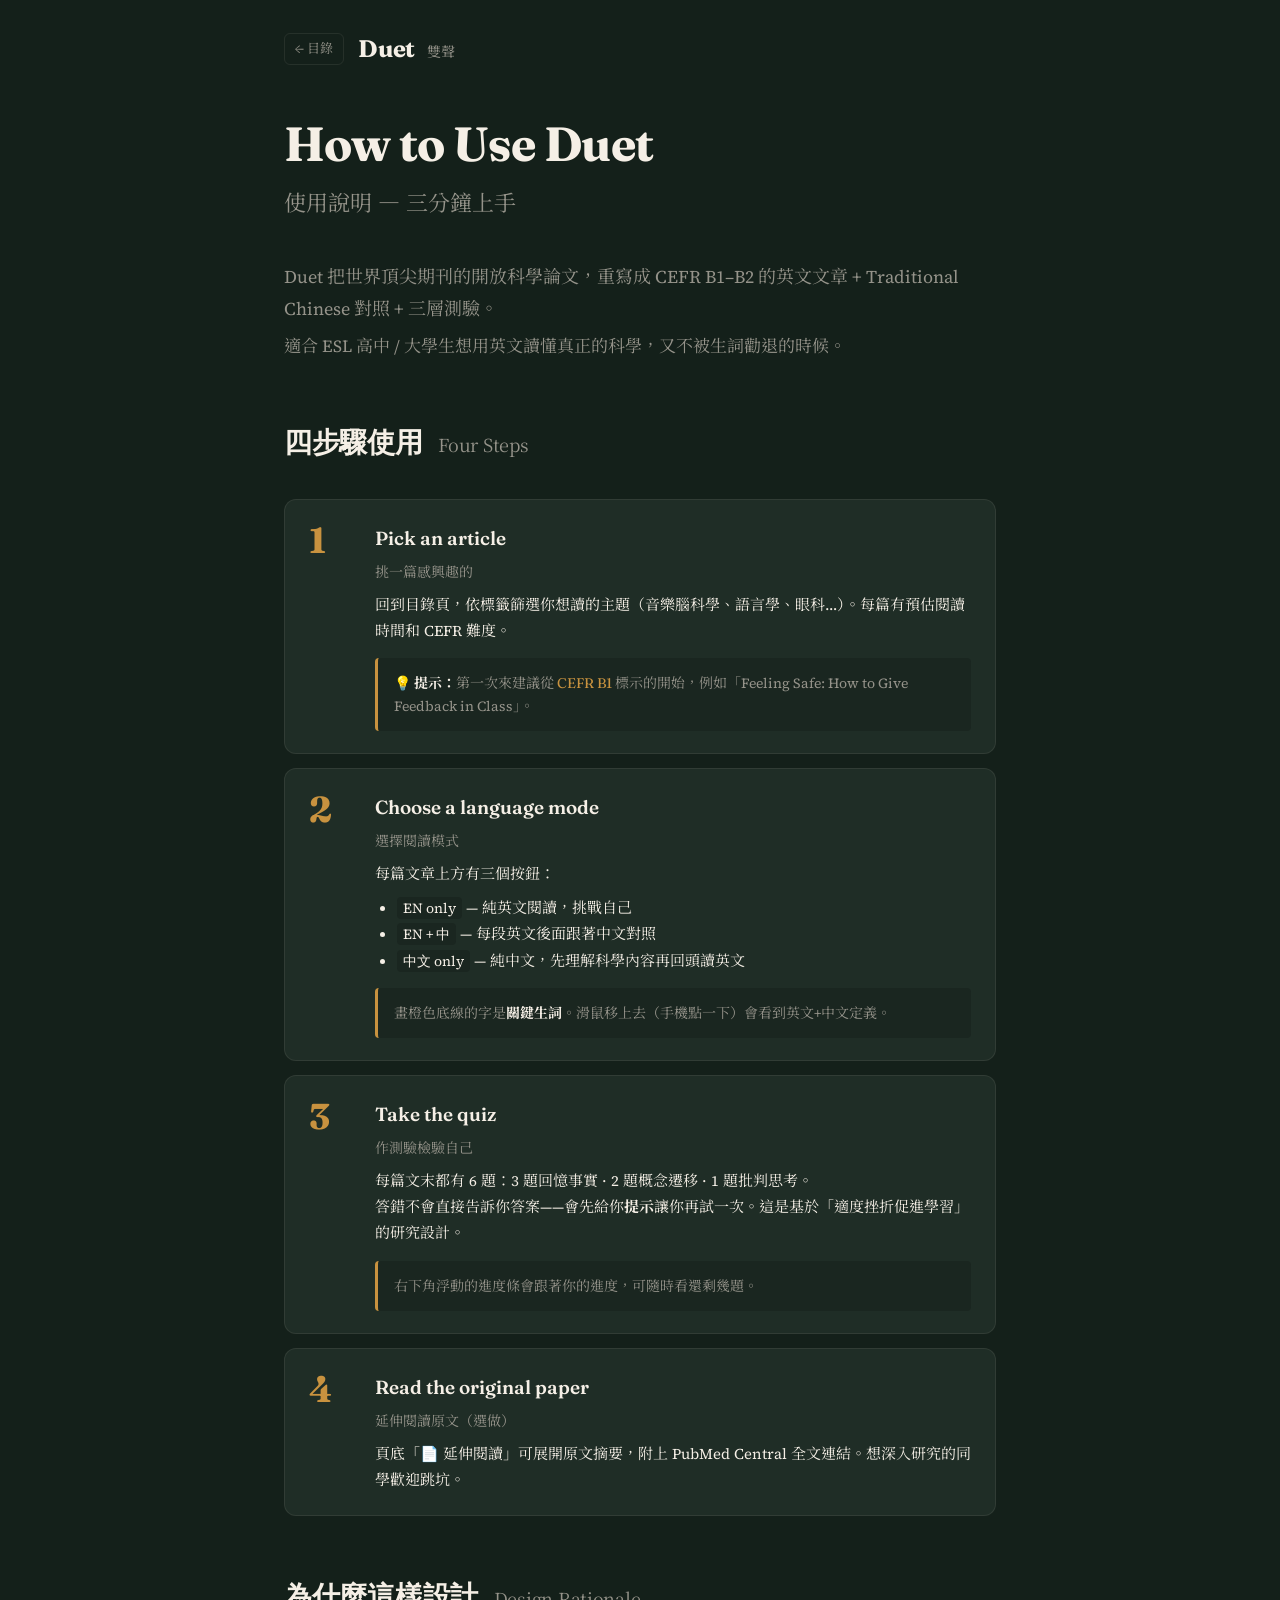
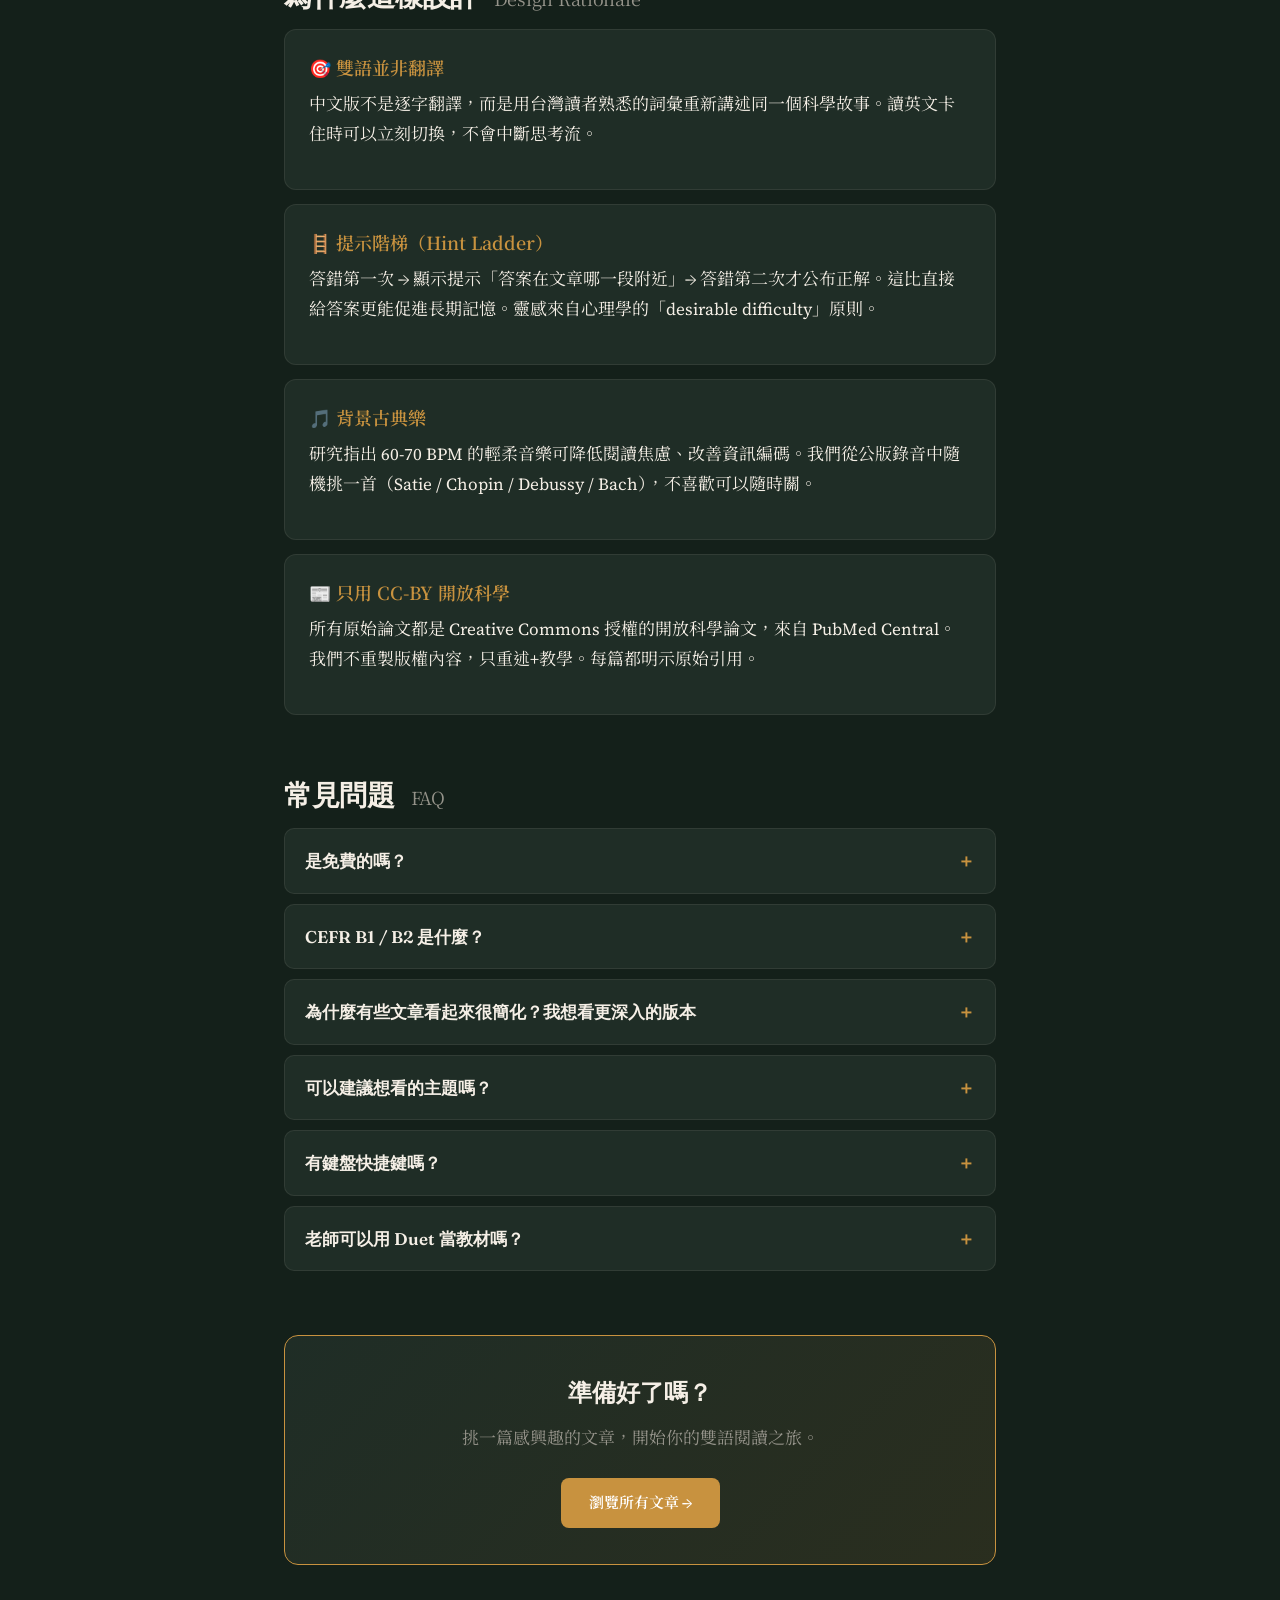
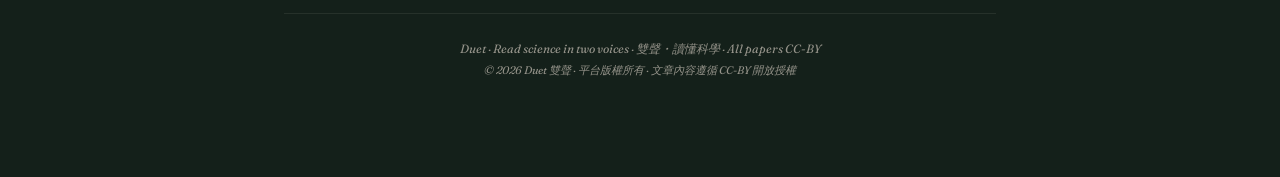
<file: web/about.html>
<!DOCTYPE html>
<html lang="zh-TW" data-theme="dark">
<head>
<meta charset="UTF-8">
<meta name="viewport" content="width=device-width,initial-scale=1.0">
<title>使用說明 · Duet 雙聲</title>
<link rel="preconnect" href="https://fonts.googleapis.com">
<link rel="preconnect" href="https://fonts.gstatic.com" crossorigin>
<link href="https://fonts.googleapis.com/css2?family=Fraunces:opsz,wght@9..144,400;9..144,600;9..144,700&family=Source+Serif+4:opsz,wght@8..60,400;8..60,600&family=Noto+Serif+TC:wght@400;600&display=swap" rel="stylesheet">
<style>
  :root {
    --bg:#14201A; --bg-card:#1F2D26; --bg-soft:#1A2620;
    --ink:#F5EFE6; --ink-muted:#95938A;
    --accent:#C8923F; --accent-soft:rgba(200,146,63,0.12);
    --border:rgba(245,239,230,0.08); --success:#6FAA7F;
  }
  [data-theme="light"] {
    --bg:#F5EFE6; --bg-card:#FFFFFF; --bg-soft:#EFE8DD;
    --ink:#1F4438; --ink-muted:#6B6354;
    --accent:#B8763A; --accent-soft:rgba(184,118,58,0.1);
    --border:rgba(31,68,56,0.12);
  }
  * { box-sizing:border-box; }
  html, body { margin:0; padding:0; }
  body {
    background:var(--bg); color:var(--ink);
    font-family:'Source Serif 4','Noto Serif TC',Georgia,serif;
    font-size:17px; line-height:1.75;
    -webkit-font-smoothing:antialiased;
  }
  .container { max-width:760px; margin:0 auto; padding:28px 24px 96px; }

  header { display:flex; justify-content:space-between; align-items:center; padding-bottom:48px; }
  .nav-left { display:flex; align-items:center; gap:14px; }
  .back-btn {
    color:var(--ink-muted); text-decoration:none; font-size:13px;
    border:1px solid var(--border); border-radius:6px; padding:4px 10px;
  }
  .back-btn:hover { color:var(--ink); border-color:var(--accent); }
  .brand { font-family:'Fraunces',serif; font-size:24px; font-weight:700; letter-spacing:-0.01em; }
  .brand-sub { color:var(--ink-muted); font-size:14px; margin-left:8px; font-family:'Noto Serif TC',serif; }

  h1.page-title {
    font-family:'Fraunces',serif; font-size:48px; line-height:1.1;
    font-weight:700; letter-spacing:-0.02em; margin:0 0 12px;
  }
  h1.page-title-zh {
    font-family:'Noto Serif TC',serif; font-size:22px; color:var(--ink-muted);
    margin:0 0 40px; font-weight:400;
  }

  h2 { font-family:'Fraunces',serif; font-size:28px; margin:56px 0 8px; font-weight:600; letter-spacing:-0.01em; }
  h2 .h2-zh { font-family:'Noto Serif TC',serif; font-size:18px; color:var(--ink-muted); margin-left:10px; font-weight:400; }
  h3 { font-family:'Noto Serif TC',serif; font-size:18px; margin:28px 0 6px; font-weight:600; }

  p { margin:0 0 18px; }

  /* Steps */
  .steps { margin:32px 0; }
  .step {
    display:grid; grid-template-columns:auto 1fr; gap:18px;
    background:var(--bg-card); border:1px solid var(--border); border-radius:12px;
    padding:22px 24px; margin-bottom:14px;
    opacity:0; transform:translateY(12px); animation:step-in 0.5s ease-out forwards;
  }
  @keyframes step-in { to { opacity:1; transform:none; } }
  .step:nth-child(1) { animation-delay:0.1s; }
  .step:nth-child(2) { animation-delay:0.25s; }
  .step:nth-child(3) { animation-delay:0.4s; }
  .step:nth-child(4) { animation-delay:0.55s; }
  .step .num {
    font-family:'Fraunces',serif; font-size:36px; font-weight:700; color:var(--accent);
    line-height:1; min-width:48px;
  }
  .step .step-title { font-family:'Fraunces',serif; font-size:19px; font-weight:600; margin-bottom:4px; }
  .step .step-zh { font-family:'Noto Serif TC',serif; color:var(--ink-muted); font-size:14px; margin-bottom:8px; }
  .step .step-body { font-size:15px; color:var(--ink); }
  .step .step-body code { font-family:'Source Serif 4',serif; background:var(--bg-soft); padding:1px 6px; border-radius:4px; font-size:14px; }

  /* Demo callouts */
  .demo {
    margin:14px 0 0; padding:14px 16px;
    background:var(--bg-soft); border-left:3px solid var(--accent); border-radius:4px;
    font-size:14px; color:var(--ink-muted); line-height:1.6;
  }
  .demo strong { color:var(--ink); }
  .demo .key { font-family:'Fraunces',serif; color:var(--accent); }

  /* Why design */
  .why-card { background:var(--bg-card); border:1px solid var(--border); border-radius:12px; padding:22px 24px; margin-bottom:14px; }
  .why-card h3 { margin-top:0; color:var(--accent); }

  /* FAQ */
  .faq details {
    background:var(--bg-card); border:1px solid var(--border); border-radius:10px;
    margin-bottom:10px;
  }
  .faq summary {
    cursor:pointer; padding:16px 20px; font-family:'Fraunces',serif; font-weight:600;
    list-style:none; display:flex; justify-content:space-between; align-items:center;
  }
  .faq summary::-webkit-details-marker { display:none; }
  .faq summary::after { content:'＋'; color:var(--accent); font-size:18px; }
  .faq details[open] summary::after { content:'－'; }
  .faq .faq-body { padding:0 20px 18px; color:var(--ink); font-size:15px; line-height:1.7; }
  .faq .faq-body p { margin:0 0 10px; }
  .faq .faq-body p:last-child { margin-bottom:0; }

  /* CTA */
  .final-cta {
    margin:64px 0 32px; padding:36px 32px;
    background:linear-gradient(135deg, var(--bg-card) 0%, var(--accent-soft) 100%);
    border:1px solid var(--accent); border-radius:14px;
    text-align:center;
  }
  .final-cta h3 { font-family:'Fraunces',serif; font-size:24px; margin:0 0 10px; }
  .final-cta p { color:var(--ink-muted); margin:0 0 24px; }
  .final-cta a {
    display:inline-block; padding:12px 28px; background:var(--accent); color:#fff;
    border-radius:8px; text-decoration:none; font-family:inherit; font-size:15px; font-weight:600;
    transition:transform 0.15s;
  }
  .final-cta a:hover { transform:translateY(-2px); }

  footer { padding-top:24px; border-top:1px solid var(--border); color:var(--ink-muted); font-size:12px; text-align:center; font-family:'Fraunces',serif; font-style:italic; margin-top:48px; }
</style>
</head>
<body>
<div class="container">

  <header>
    <div class="nav-left">
      <a href="index.html" class="back-btn">← 目錄</a>
      <div>
        <span class="brand">Duet</span>
        <span class="brand-sub">雙聲</span>
      </div>
    </div>
  </header>

  <h1 class="page-title">How to Use Duet</h1>
  <h1 class="page-title-zh">使用說明 — 三分鐘上手</h1>

  <p style="font-size:18px; color:var(--ink-muted); margin-bottom:8px;">
    Duet 把世界頂尖期刊的開放科學論文，重寫成 CEFR B1–B2 的英文文章 + Traditional Chinese 對照 + 三層測驗。
  </p>
  <p style="color:var(--ink-muted);">
    適合 ESL 高中 / 大學生想用英文讀懂真正的科學，又不被生詞勸退的時候。
  </p>

  <h2>四步驟使用 <span class="h2-zh">Four Steps</span></h2>
  <div class="steps">

    <div class="step">
      <div class="num">1</div>
      <div>
        <div class="step-title">Pick an article</div>
        <div class="step-zh">挑一篇感興趣的</div>
        <div class="step-body">
          回到目錄頁，依標籤篩選你想讀的主題（音樂腦科學、語言學、眼科…）。每篇有預估閱讀時間和 CEFR 難度。
        </div>
        <div class="demo"><strong>💡 提示：</strong>第一次來建議從 <span class="key">CEFR B1</span> 標示的開始，例如「Feeling Safe: How to Give Feedback in Class」。</div>
      </div>
    </div>

    <div class="step">
      <div class="num">2</div>
      <div>
        <div class="step-title">Choose a language mode</div>
        <div class="step-zh">選擇閱讀模式</div>
        <div class="step-body">
          每篇文章上方有三個按鈕：
          <ul style="padding-left:22px; margin:8px 0;">
            <li><code>EN only</code> — 純英文閱讀，挑戰自己</li>
            <li><code>EN + 中</code> — 每段英文後面跟著中文對照</li>
            <li><code>中文 only</code> — 純中文，先理解科學內容再回頭讀英文</li>
          </ul>
        </div>
        <div class="demo">畫橙色底線的字是<strong>關鍵生詞</strong>。滑鼠移上去（手機點一下）會看到英文+中文定義。</div>
      </div>
    </div>

    <div class="step">
      <div class="num">3</div>
      <div>
        <div class="step-title">Take the quiz</div>
        <div class="step-zh">作測驗檢驗自己</div>
        <div class="step-body">
          每篇文末都有 6 題：3 題回憶事實 · 2 題概念遷移 · 1 題批判思考。<br>
          答錯不會直接告訴你答案——會先給你<strong>提示</strong>讓你再試一次。這是基於「適度挫折促進學習」的研究設計。
        </div>
        <div class="demo">右下角浮動的進度條會跟著你的進度，可隨時看還剩幾題。</div>
      </div>
    </div>

    <div class="step">
      <div class="num">4</div>
      <div>
        <div class="step-title">Read the original paper</div>
        <div class="step-zh">延伸閱讀原文（選做）</div>
        <div class="step-body">
          頁底「📄 延伸閱讀」可展開原文摘要，附上 PubMed Central 全文連結。想深入研究的同學歡迎跳坑。
        </div>
      </div>
    </div>

  </div>

  <h2>為什麼這樣設計 <span class="h2-zh">Design Rationale</span></h2>

  <div class="why-card">
    <h3>🎯 雙語並非翻譯</h3>
    <p>中文版不是逐字翻譯，而是用台灣讀者熟悉的詞彙重新講述同一個科學故事。讀英文卡住時可以立刻切換，不會中斷思考流。</p>
  </div>

  <div class="why-card">
    <h3>🪜 提示階梯（Hint Ladder）</h3>
    <p>答錯第一次 → 顯示提示「答案在文章哪一段附近」→ 答錯第二次才公布正解。這比直接給答案更能促進長期記憶。靈感來自心理學的「desirable difficulty」原則。</p>
  </div>

  <div class="why-card">
    <h3>🎵 背景古典樂</h3>
    <p>研究指出 60-70 BPM 的輕柔音樂可降低閱讀焦慮、改善資訊編碼。我們從公版錄音中隨機挑一首（Satie / Chopin / Debussy / Bach），不喜歡可以隨時關。</p>
  </div>

  <div class="why-card">
    <h3>📰 只用 CC-BY 開放科學</h3>
    <p>所有原始論文都是 Creative Commons 授權的開放科學論文，來自 PubMed Central。我們不重製版權內容，只重述+教學。每篇都明示原始引用。</p>
  </div>

  <h2>常見問題 <span class="h2-zh">FAQ</span></h2>
  <div class="faq">

    <details>
      <summary>是免費的嗎？</summary>
      <div class="faq-body">
        <p>是。Duet 目前完全免費，沒有廣告。我們的目標是把好的科學內容用學生負擔得起的方式送出去。</p>
      </div>
    </details>

    <details>
      <summary>CEFR B1 / B2 是什麼？</summary>
      <div class="faq-body">
        <p>歐洲共同語言參考標準。B1 ≈ 高中英文程度（能讀懂主題清楚的文章）；B2 ≈ 大學入學程度（能讀理解抽象主題）。</p>
        <p>每篇文章都會在卡片上標示，幫你預判難度。</p>
      </div>
    </details>

    <details>
      <summary>為什麼有些文章看起來很簡化？我想看更深入的版本</summary>
      <div class="faq-body">
        <p>Duet 是「入口」，不是「終點」。我們刻意把高引用論文壓縮成 600-900 字的精華，讓你在 7 分鐘內掌握重點，再用「📄 延伸閱讀」帶你回到原文做深度研究。</p>
      </div>
    </details>

    <details>
      <summary>可以建議想看的主題嗎？</summary>
      <div class="faq-body">
        <p>當然！訂閱功能準備中。目前可以先 Bookmark 網站，新主題上架時直接更新。</p>
      </div>
    </details>

    <details>
      <summary>有鍵盤快捷鍵嗎？</summary>
      <div class="faq-body">
        <p>有！在文章閱讀頁：</p>
        <p>· <strong>J</strong> = 上一篇 ｜ <strong>K</strong> = 下一篇 ｜ <strong>M</strong> = 切換背景音樂</p>
      </div>
    </details>

    <details>
      <summary>老師可以用 Duet 當教材嗎？</summary>
      <div class="faq-body">
        <p>非常歡迎。所有內容都基於 CC-BY 論文，可自由分享。如果想做課程整合（測驗紀錄、班級進度），可寫信給我們。</p>
      </div>
    </details>

  </div>

  <div class="final-cta">
    <h3>準備好了嗎？</h3>
    <p>挑一篇感興趣的文章，開始你的雙語閱讀之旅。</p>
    <a href="index.html">瀏覽所有文章 →</a>
  </div>

  <footer>Duet · Read science in two voices · 雙聲・讀懂科學 · All papers CC-BY<br><span style="font-size:11px;">© 2026 Duet 雙聲 · 平台版權所有 · 文章內容遵循 CC-BY 開放授權</span></footer>
</div>
</body>
</html>
</file>
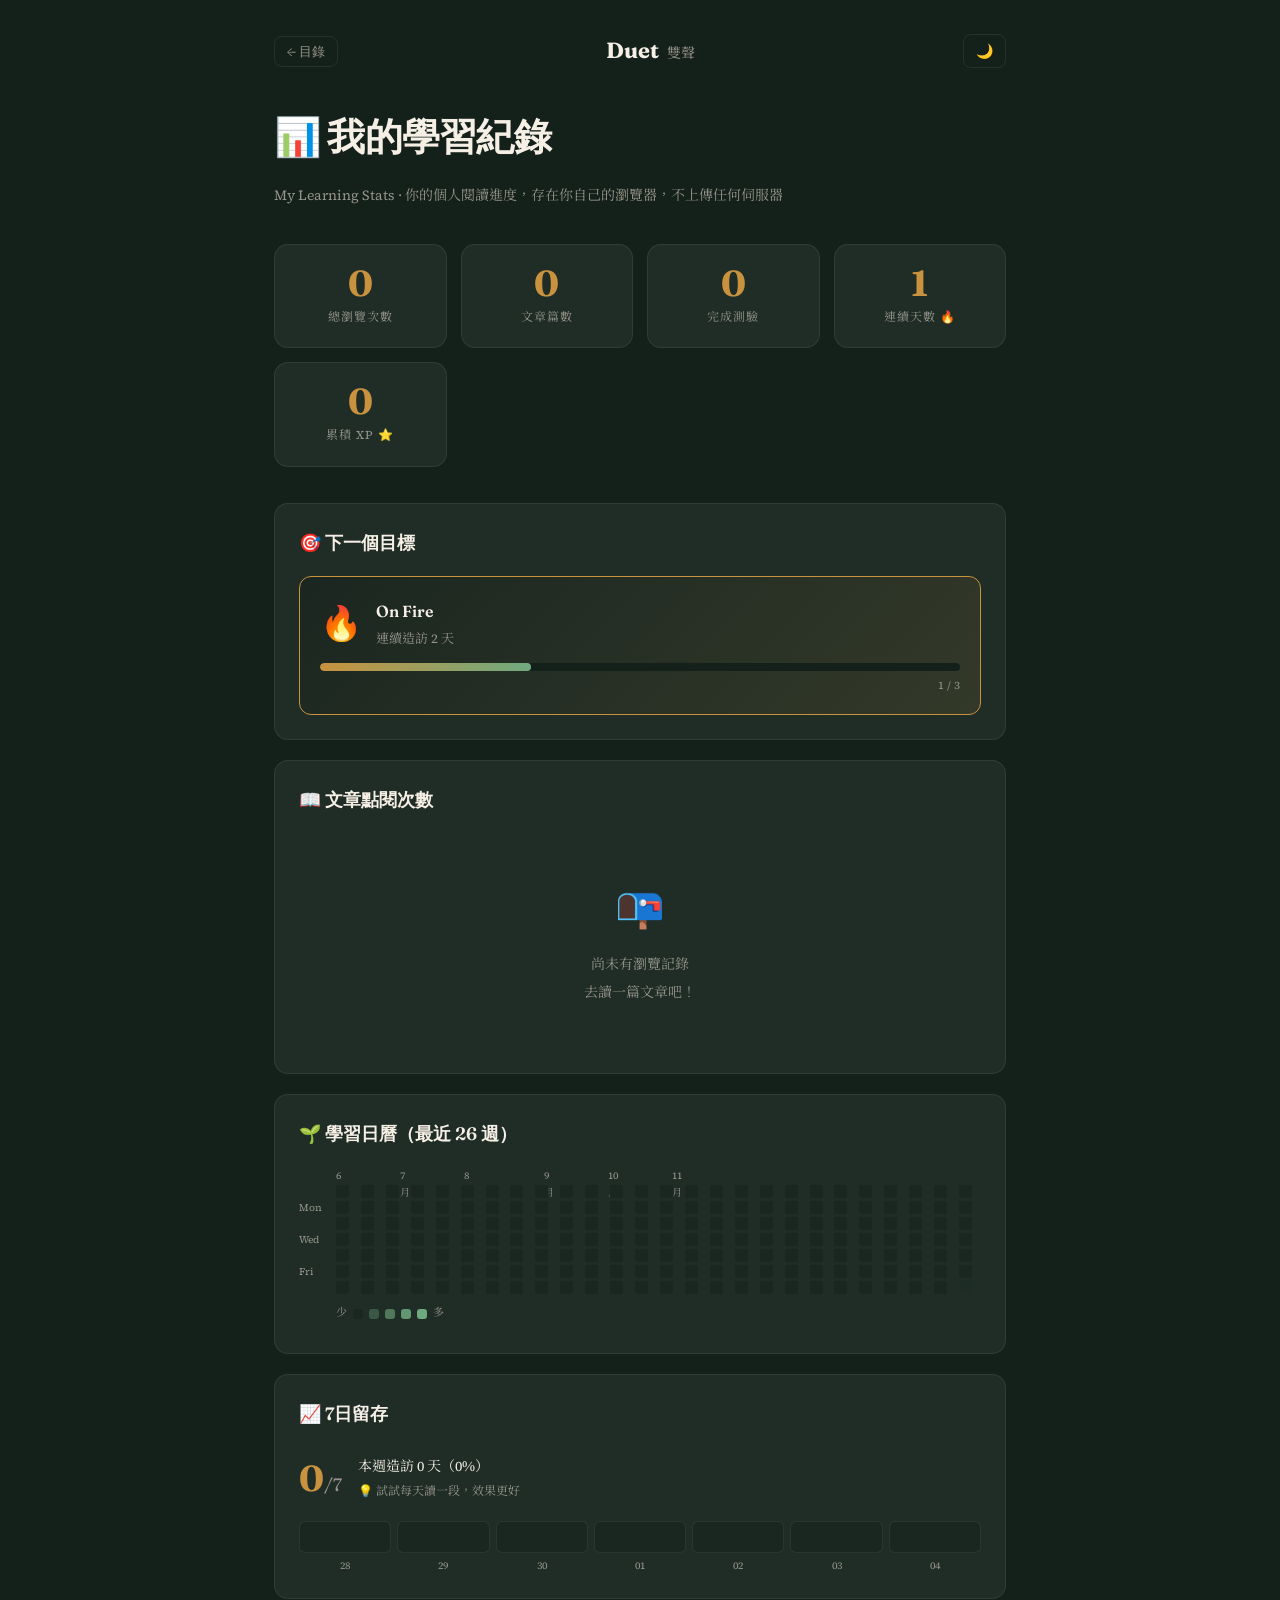
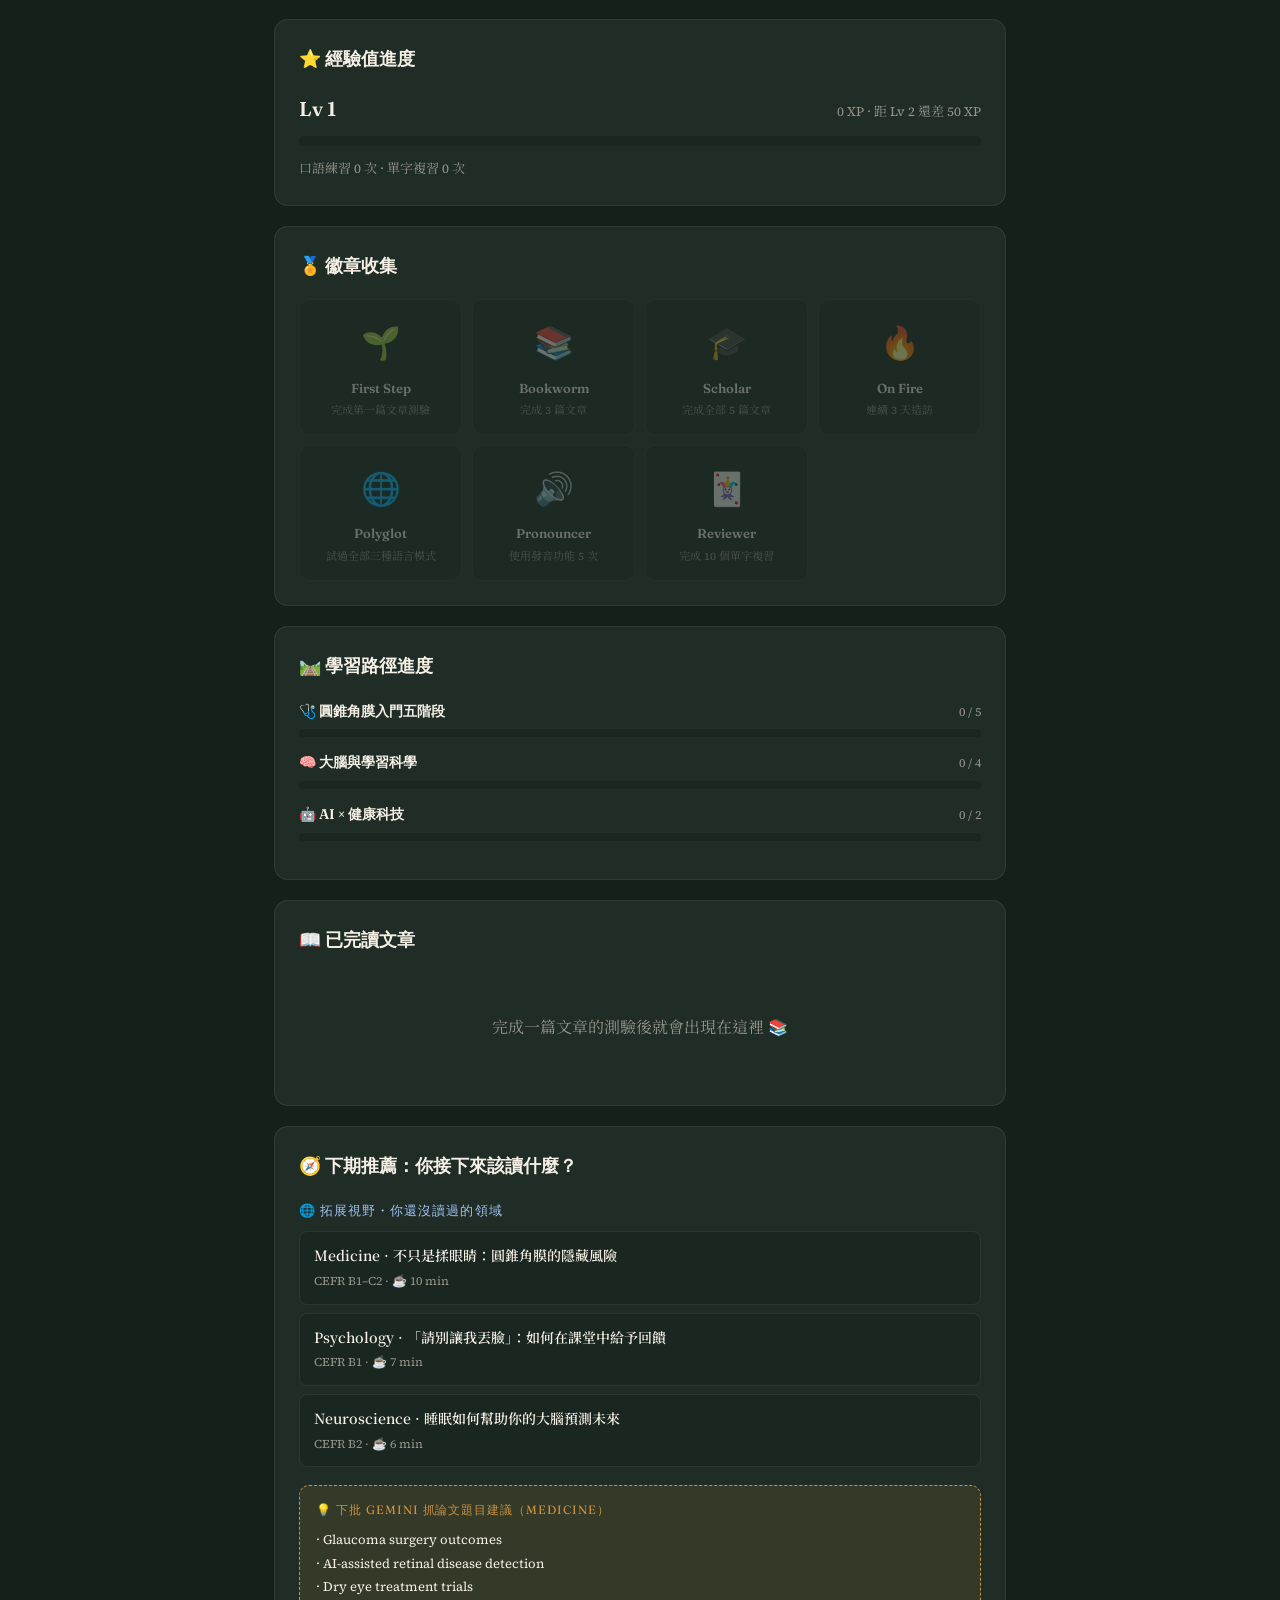
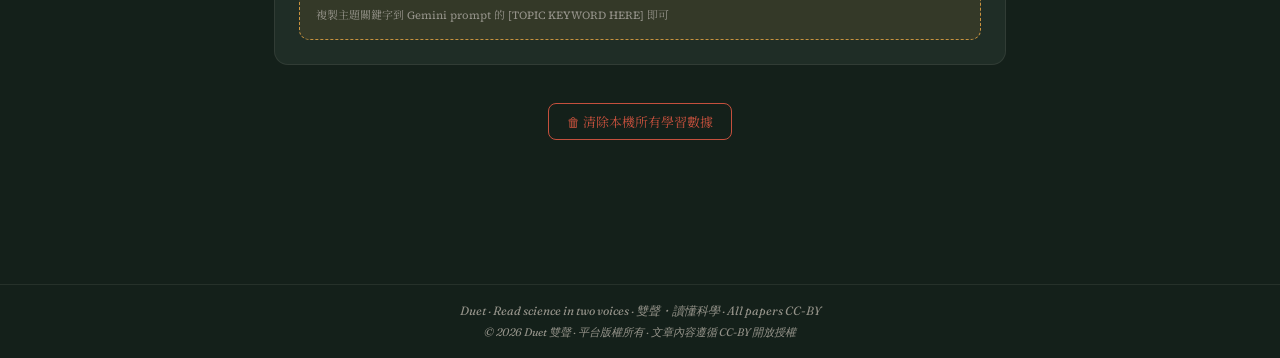
<file: web/analytics.html>
<!DOCTYPE html>
<html lang="zh-TW" data-theme="dark">
<head>
<meta charset="UTF-8">
<meta name="viewport" content="width=device-width,initial-scale=1.0">
<title>我的學習紀錄 · My Progress · Duet 雙聲</title>
<link rel="icon" href="data:image/svg+xml,%3Csvg xmlns='http://www.w3.org/2000/svg' viewBox='0 0 64 64'%3E%3Crect width='64' height='64' rx='12' fill='%2314201A'/%3E%3Ctext x='32' y='44' text-anchor='middle' font-family='Georgia,serif' font-size='36' font-weight='700' fill='%23C8923F'%3ED%3C/text%3E%3C/svg%3E">
<link rel="preconnect" href="https://fonts.googleapis.com">
<link rel="preconnect" href="https://fonts.gstatic.com" crossorigin>
<link href="https://fonts.googleapis.com/css2?family=Fraunces:opsz,wght@9..144,400;9..144,600;9..144,700&family=Source+Serif+4:opsz,wght@8..60,400;8..60,600&family=Noto+Serif+TC:wght@400;600&display=swap" rel="stylesheet">
<link rel="stylesheet" href="css/theme.css">
<style>
  :root {
    --bg:#14201A; --bg-card:#1F2D26; --bg-soft:#1A2620;
    --ink:#F5EFE6; --ink-muted:#95938A;
    --accent:#C8923F; --accent-soft:rgba(200,146,63,0.12);
    --border:rgba(245,239,230,0.08); --success:#6FAA7F; --error:#C5503D;
  }
  [data-theme="light"] {
    --bg:#F5EFE6; --bg-card:#FFFFFF; --bg-soft:#EFE8DD;
    --ink:#1F4438; --ink-muted:#6B6354;
    --accent:#B8763A; --accent-soft:rgba(184,118,58,0.1);
    --border:rgba(31,68,56,0.12);
  }
  * { box-sizing:border-box; }
  html, body { margin:0; padding:0; }
  body {
    background:var(--bg); color:var(--ink);
    font-family:'Source Serif 4','Noto Serif TC',Georgia,serif;
    font-size:16px; line-height:1.7;
    -webkit-font-smoothing:antialiased;
  }
  .container { max-width:780px; margin:0 auto; padding:32px 24px 96px; }

  header { display:flex; justify-content:space-between; align-items:center; padding-bottom:36px; }
  .brand { font-family:'Fraunces',serif; font-size:22px; font-weight:700; }
  .brand-sub { color:var(--ink-muted); font-size:14px; margin-left:8px; font-family:'Noto Serif TC',serif; }
  .back-btn { color:var(--ink-muted); text-decoration:none; font-size:13px; border:1px solid var(--border); border-radius:8px; padding:6px 12px; }
  .back-btn:hover { color:var(--ink); border-color:var(--accent); }

  h1 { font-family:'Fraunces',serif; font-size:38px; font-weight:700; margin:0 0 6px; letter-spacing:-0.02em; }
  .sub { color:var(--ink-muted); font-size:14px; margin-bottom:36px; }

  /* ── KPI row ── */
  .kpi-row { display:grid; grid-template-columns:repeat(auto-fit,minmax(140px,1fr)); gap:14px; margin-bottom:36px; }
  .kpi {
    background:var(--bg-card); border:1px solid var(--border); border-radius:14px;
    padding:20px 18px; text-align:center;
  }
  .kpi-num { font-family:'Fraunces',serif; font-size:36px; font-weight:700; color:var(--accent); line-height:1; }
  .kpi-label { font-size:12px; color:var(--ink-muted); letter-spacing:0.08em; text-transform:uppercase; margin-top:6px; }

  /* ── Section cards ── */
  .section { background:var(--bg-card); border:1px solid var(--border); border-radius:14px; padding:24px; margin-bottom:20px; }
  .section h2 { font-family:'Fraunces',serif; font-size:18px; font-weight:600; margin:0 0 18px; }

  /* ── Bar chart ── */
  .bar-row { display:flex; align-items:center; gap:10px; margin-bottom:10px; }
  .bar-label { font-size:13px; color:var(--ink); min-width:0; flex:0 0 200px; white-space:nowrap; overflow:hidden; text-overflow:ellipsis; }
  .bar-track { flex:1; background:var(--bg-soft); border-radius:999px; height:12px; overflow:hidden; }
  .bar-fill { height:100%; border-radius:999px; background:var(--accent); transition:width 0.6s cubic-bezier(0.4,0,0.2,1); }
  .bar-fill.quiz { background:var(--success); }
  .bar-fill.level { background:#5B8DEF; }
  .bar-count { font-size:13px; color:var(--ink-muted); flex:0 0 36px; text-align:right; }

  /* ── Level pie (pure CSS donut) ── */
  .level-grid { display:grid; grid-template-columns:repeat(2,1fr); gap:10px; }
  .level-pill {
    background:var(--bg-soft); border:1px solid var(--border); border-radius:10px;
    padding:14px; display:flex; align-items:center; gap:12px;
  }
  .level-dot { width:12px; height:12px; border-radius:50%; flex-shrink:0; }
  .level-info { min-width:0; }
  .level-name { font-size:13px; font-weight:600; }
  .level-cnt { font-family:'Fraunces',serif; font-size:22px; font-weight:700; color:var(--accent); line-height:1; }

  /* ── Daily sparkline ── */
  .sparkline { display:flex; align-items:flex-end; gap:4px; height:64px; }
  .spark-bar { flex:1; border-radius:4px 4px 0 0; background:var(--accent); opacity:0.8; min-height:4px; transition:height 0.4s; cursor:default; position:relative; }
  .spark-bar:hover { opacity:1; }
  .spark-bar::after { content:attr(data-tip); position:absolute; bottom:calc(100% + 6px); left:50%; transform:translateX(-50%); background:var(--bg); border:1px solid var(--border); border-radius:6px; padding:4px 8px; font-size:11px; white-space:nowrap; pointer-events:none; opacity:0; transition:opacity 0.15s; }
  .spark-bar:hover::after { opacity:1; }
  .spark-labels { display:flex; gap:4px; margin-top:4px; }
  .spark-label { flex:1; font-size:10px; color:var(--ink-muted); text-align:center; overflow:hidden; }

  /* ── Empty state ── */
  .empty { text-align:center; padding:40px 20px; color:var(--ink-muted); }
  .empty .e-emoji { font-size:40px; margin-bottom:12px; }
  .empty p { margin:4px 0; font-size:14px; }

  /* ── Badge grid ── */
  .badge-grid { display:grid; grid-template-columns:repeat(auto-fill,minmax(140px,1fr)); gap:10px; }
  .badge-card { background:var(--bg-soft); border:1px solid var(--border); border-radius:10px; padding:16px; text-align:center; transition:all 0.2s; }
  .badge-card.unlocked { border-color:var(--accent); }
  .badge-card.locked { opacity:0.35; }
  .b-emoji { font-size:32px; margin-bottom:6px; }
  .b-name { font-family:'Fraunces',serif; font-size:13px; font-weight:600; margin-bottom:4px; }
  .b-hint { font-size:11px; color:var(--ink-muted); line-height:1.4; }
  .b-status { font-size:10px; color:var(--success); margin-top:6px; font-weight:600; }

  /* ── Read list ── */
  .read-list { display:grid; gap:8px; }
  .read-item { background:var(--bg-soft); border:1px solid var(--border); border-radius:8px; padding:12px 16px; display:flex; justify-content:space-between; align-items:center; gap:12px; }
  .read-item a { color:var(--ink); text-decoration:none; flex:1; font-size:14px; }
  .read-item a:hover { color:var(--accent); }
  .ri-en { display:block; font-size:11px; color:var(--ink-muted); margin-top:2px; }
  .check { color:var(--success); font-size:16px; flex-shrink:0; }

  /* ── GitHub-style learning calendar ── */
  .gh-cal { display:flex; gap:14px; align-items:flex-start; overflow-x:auto; padding-bottom:6px; }
  .gh-months { display:flex; flex-direction:column; gap:3px; padding-top:18px; flex-shrink:0; }
  .gh-day-label { font-size:10px; color:var(--ink-muted); height:13px; line-height:13px; }
  .gh-grid-wrap { flex:1; min-width:0; }
  .gh-month-row { display:flex; gap:3px; height:14px; margin-bottom:4px; font-size:10px; color:var(--ink-muted); }
  .gh-month-cell { flex:0 0 auto; }
  .gh-grid { display:grid; grid-auto-flow:column; grid-template-rows:repeat(7,13px); gap:3px; }
  .gh-cell { width:13px; height:13px; border-radius:3px; background:var(--bg-soft); position:relative; cursor:default; }
  .gh-cell[data-lvl="1"] { background:rgba(111,170,127,0.35); }
  .gh-cell[data-lvl="2"] { background:rgba(111,170,127,0.6); }
  .gh-cell[data-lvl="3"] { background:rgba(111,170,127,0.85); }
  .gh-cell[data-lvl="4"] { background:var(--success); }
  .gh-cell[title]:hover { outline:1px solid var(--accent); }
  .gh-legend { display:flex; align-items:center; gap:6px; margin-top:10px; font-size:11px; color:var(--ink-muted); }
  .gh-legend .gh-cell { width:10px; height:10px; }

  /* ── Next-goal card ── */
  .goal-card {
    background:linear-gradient(135deg, var(--bg-soft), var(--accent-soft));
    border:1px solid var(--accent); border-radius:12px; padding:18px 20px;
  }
  .goal-row { display:flex; align-items:center; gap:14px; margin-bottom:10px; }
  .goal-emoji { font-size:34px; }
  .goal-info { flex:1; min-width:0; }
  .goal-name { font-family:'Fraunces',serif; font-size:16px; font-weight:600; margin-bottom:2px; }
  .goal-action { font-size:13px; color:var(--ink-muted); }
  .goal-bar { height:8px; background:var(--bg); border-radius:999px; overflow:hidden; }
  .goal-fill { height:100%; background:linear-gradient(90deg,var(--accent),var(--success)); border-radius:999px; transition:width 0.6s; }
  .goal-meta { font-size:11px; color:var(--ink-muted); margin-top:6px; text-align:right; }

  /* ── Glossary heat-map ── */
  .gloss-tag {
    display:inline-block; margin:4px; padding:5px 11px;
    background:var(--bg-soft); border:1px solid var(--border); border-radius:999px;
    font-size:13px; font-family:'Fraunces',serif;
  }
  .gloss-tag .gt-count { color:var(--accent); font-weight:600; margin-left:4px; }

  /* ── Reset btn ── */
  .reset-btn { background:none; border:1px solid var(--error); color:var(--error); border-radius:8px; padding:8px 18px; cursor:pointer; font-family:inherit; font-size:13px; margin-top:18px; }
  .reset-btn:hover { background:var(--error); color:#fff; }

  @media(max-width:540px) { .bar-label { flex:0 0 130px; } .level-grid { grid-template-columns:1fr; } }
</style>
</head>
<body>
<div class="container">

  <header>
    <div>
      <a href="index.html" class="back-btn">← 目錄</a>
    </div>
    <div>
      <span class="brand">Duet</span><span class="brand-sub">雙聲</span>
    </div>
    <div>
      <button id="theme-toggle" style="background:none;border:1px solid var(--border);color:var(--ink);border-radius:8px;padding:6px 12px;cursor:pointer;font-family:inherit;font-size:14px;">🌙</button>
    </div>
  </header>

  <h1>📊 我的學習紀錄</h1>
  <p class="sub">My Learning Stats · 你的個人閱讀進度，存在你自己的瀏覽器，不上傳任何伺服器</p>

  <div id="dashboard"></div>

</div>

<script src="js/common.js" defer></script>
<script defer>
document.addEventListener('DOMContentLoaded', async () => {
  Duet.bindThemeToggle('theme-toggle');

  function getA() {
    try { return JSON.parse(localStorage.getItem('duet-analytics') || '{}'); } catch { return {}; }
  }
  function getStats() { return Duet.getStats(); }

  // Preload manifest + tracks for recommendation engine
  let manifest = [];
  let tracks = [];
  try { manifest = await fetch('data/manifest.json').then(r => r.json()); } catch {}
  try { tracks = await fetch('data/tracks.json').then(r => r.json()); } catch {}

  // Curated topic ideas the admin can ask Gemini to write next (when none exist in manifest)
  const TOPIC_IDEAS = {
    Medicine: ['Glaucoma surgery outcomes', 'AI-assisted retinal disease detection', 'Dry eye treatment trials'],
    Neuroscience: ['Memory consolidation mechanisms', 'Neuroplasticity in adults', 'Brain default mode network'],
    Psychology: ['Growth mindset interventions', 'Cognitive behavioral therapy effectiveness', 'Decision fatigue'],
    Linguistics: ['L2 phonology acquisition', 'Code-switching cognition', 'Reading comprehension strategies'],
    Music: ['Tempo entrainment in groups', 'Music therapy for depression', 'Absolute pitch development'],
    'Computer Science': ['Federated learning privacy', 'Transformer architectures', 'Vision-language models'],
    Education: ['Spaced repetition in classrooms', 'Peer assessment validity', 'Project-based learning outcomes'],
    PublicHealth: ['Air pollution and cognition', 'Social isolation health impact', 'Vaccine hesitancy drivers']
  };

  // ── Next-goal computation ──
  function computeNextGoal(s, readIds) {
    const candidates = [];
    const earned = new Set(s.badges || []);
    const readN = readIds.length;
    // Badge progress for unearned ones
    if (!earned.has('first'))      candidates.push({ emoji:'🌱', name:'First Step',  action:'再讀完 1 篇文章測驗', progress:Math.min(readN,1), target:1 });
    if (!earned.has('bookworm'))   candidates.push({ emoji:'📚', name:'Bookworm',    action:`再完成 ${Math.max(0,3-readN)} 篇文章`, progress:Math.min(readN,3), target:3 });
    if (!earned.has('scholar'))    candidates.push({ emoji:'🎓', name:'Scholar',     action:`再完成 ${Math.max(0,5-readN)} 篇文章`, progress:Math.min(readN,5), target:5 });
    if (!earned.has('streaker'))   candidates.push({ emoji:'🔥', name:'On Fire',     action:`連續造訪 ${Math.max(0,3-(s.streak||0))} 天`, progress:Math.min(s.streak||0,3), target:3 });
    if (!earned.has('pronouncer')) candidates.push({ emoji:'🔊', name:'Pronouncer',  action:`再使用發音功能 ${Math.max(0,5-(s.speakCount||0))} 次`, progress:Math.min(s.speakCount||0,5), target:5 });
    if (!earned.has('reviewer'))   candidates.push({ emoji:'🃏', name:'Reviewer',    action:`再複習 ${Math.max(0,10-(s.vocabReviews||0))} 個單字`, progress:Math.min(s.vocabReviews||0,10), target:10 });
    if (!earned.has('polyglot'))   candidates.push({ emoji:'🌐', name:'Polyglot',    action:'試過 EN-only / ZH-only / 雙語 三種模式', progress:(s.modesTried||[]).length, target:3 });
    // Pick the badge with highest completion ratio (closest to unlock)
    candidates.forEach(c => c.pct = Math.round(c.progress / c.target * 100));
    candidates.sort((a, b) => b.pct - a.pct);
    if (candidates.length && candidates[0].pct < 100) return candidates[0];
    // Fall back to next XP level
    const lv = Duet.xpToLevel(s.xp || 0);
    const thisLv = Duet.nextLevelXP(lv - 1);
    const nextLv = Duet.nextLevelXP(lv);
    return {
      emoji:'⭐', name:`升上 Lv ${lv + 1}`,
      action:`再賺 ${nextLv - (s.xp || 0)} XP（讀文章 +5、答題對 +10、完成測驗 +25）`,
      progress:(s.xp || 0) - thisLv, target:nextLv - thisLv,
      pct:Math.round(((s.xp || 0) - thisLv) / (nextLv - thisLv) * 100)
    };
  }

  // ── GitHub-style 26-week calendar ──
  function renderGhCalendar(daily) {
    const weeks = 26;
    const today = new Date();
    today.setHours(0, 0, 0, 0);
    // Align to Sunday: find offset to most recent Sunday
    const dayOfWeek = today.getDay(); // 0 = Sun
    const end = new Date(today);
    end.setDate(end.getDate() - dayOfWeek + 6); // last Saturday this week
    const start = new Date(end);
    start.setDate(start.getDate() - (weeks * 7 - 1));
    // Pre-compute level thresholds
    const counts = Object.values(daily);
    const max = counts.length ? Math.max(...counts) : 0;
    const lvlOf = c => {
      if (!c) return 0;
      if (c >= max * 0.75) return 4;
      if (c >= max * 0.5) return 3;
      if (c >= max * 0.25) return 2;
      return 1;
    };
    // Build column-by-column (each column = 1 week, 7 rows = Sun..Sat)
    let cells = '';
    let monthRow = '';
    let lastMonth = -1;
    for (let w = 0; w < weeks; w++) {
      const colStart = new Date(start);
      colStart.setDate(start.getDate() + w * 7);
      const m = colStart.getMonth();
      monthRow += `<div class="gh-month-cell" style="width:13px;">${m !== lastMonth ? (m + 1) + '月' : ''}</div>`;
      lastMonth = m;
    }
    for (let w = 0; w < weeks; w++) {
      for (let d = 0; d < 7; d++) {
        const cur = new Date(start);
        cur.setDate(start.getDate() + w * 7 + d);
        if (cur > today) {
          cells += `<div class="gh-cell" style="opacity:0.2;"></div>`;
        } else {
          const k = cur.toISOString().slice(0, 10);
          const c = daily[k] || 0;
          const lvl = lvlOf(c);
          cells += `<div class="gh-cell" data-lvl="${lvl}" title="${k} · ${c} 次活動"></div>`;
        }
      }
    }
    return `
      <div class="section">
        <h2>🌱 學習日曆（最近 26 週）</h2>
        <div class="gh-cal">
          <div class="gh-months">
            <div class="gh-day-label"></div>
            <div class="gh-day-label">Mon</div>
            <div class="gh-day-label"></div>
            <div class="gh-day-label">Wed</div>
            <div class="gh-day-label"></div>
            <div class="gh-day-label">Fri</div>
            <div class="gh-day-label"></div>
          </div>
          <div class="gh-grid-wrap">
            <div class="gh-month-row" style="padding-left:0;">${monthRow}</div>
            <div class="gh-grid">${cells}</div>
            <div class="gh-legend">
              <span>少</span>
              <span class="gh-cell"></span>
              <span class="gh-cell" data-lvl="1"></span>
              <span class="gh-cell" data-lvl="2"></span>
              <span class="gh-cell" data-lvl="3"></span>
              <span class="gh-cell" data-lvl="4"></span>
              <span>多</span>
            </div>
          </div>
        </div>
      </div>`;
  }

  function render() {
    const a = getA();
    const s = getStats();
    const root = document.getElementById('dashboard');

    const views = a.views || {};
    const titles = a.titles || {};
    const quizDone = a.quizDone || {};
    const levelPicks = a.levelPicks || {};
    const daily = a.daily || {};
    const minutes = a.minutes || {};
    const scrollDepth = a.scrollDepth || {};
    const glossaryClicks = a.glossaryClicks || {};

    const totalViews = Object.values(views).reduce((s, n) => s + n, 0);
    const totalQuiz = Object.values(quizDone).reduce((s, n) => s + n, 0);
    const totalLevelSwitches = Object.values(levelPicks).reduce((s, n) => s + n, 0);
    const uniqueArticles = Object.keys(views).length;
    const totalXP = s.xp || 0;
    const streak = s.streak || 0;
    const readIds = (() => { try { return JSON.parse(localStorage.getItem('duet-read') || '[]'); } catch { return []; } })();

    // KPI row
    let html = `
      <div class="kpi-row">
        <div class="kpi"><div class="kpi-num">${totalViews}</div><div class="kpi-label">總瀏覽次數</div></div>
        <div class="kpi"><div class="kpi-num">${uniqueArticles}</div><div class="kpi-label">文章篇數</div></div>
        <div class="kpi"><div class="kpi-num">${totalQuiz}</div><div class="kpi-label">完成測驗</div></div>
        <div class="kpi"><div class="kpi-num">${streak}</div><div class="kpi-label">連續天數 🔥</div></div>
        <div class="kpi"><div class="kpi-num">${totalXP}</div><div class="kpi-label">累積 XP ⭐</div></div>
      </div>`;

    // ── Next goal card (closest unearned badge or next level) ──
    const nextGoal = computeNextGoal(s, readIds);
    if (nextGoal) {
      html += `
        <div class="section">
          <h2>🎯 下一個目標</h2>
          <div class="goal-card">
            <div class="goal-row">
              <div class="goal-emoji">${nextGoal.emoji}</div>
              <div class="goal-info">
                <div class="goal-name">${nextGoal.name}</div>
                <div class="goal-action">${nextGoal.action}</div>
              </div>
            </div>
            <div class="goal-bar"><div class="goal-fill" style="width:${nextGoal.pct}%;"></div></div>
            <div class="goal-meta">${nextGoal.progress} / ${nextGoal.target}</div>
          </div>
        </div>`;
    }

    // Article view bar chart
    const articleIds = Object.keys(views).sort((a, b) => views[b] - views[a]);
    const maxViews = articleIds.length ? Math.max(...articleIds.map(id => views[id])) : 1;

    if (articleIds.length) {
      html += `<div class="section"><h2>📖 文章點閱次數</h2>`;
      articleIds.forEach(id => {
        const title = (titles[id]?.zh || titles[id]?.en || id).slice(0, 30);
        const pct = Math.round(views[id] / maxViews * 100);
        const quiz = quizDone[id] ? ` · ✓ 測驗 ${quizDone[id]} 次` : '';
        html += `
          <div class="bar-row">
            <div class="bar-label" title="${titles[id]?.zh || id}">${title}</div>
            <div class="bar-track"><div class="bar-fill" style="width:${pct}%"></div></div>
            <div class="bar-count">${views[id]}</div>
          </div>
          <div style="font-size:11px;color:var(--ink-muted);margin:-4px 0 10px 210px;">${(titles[id]?.en || '').slice(0,40)}${quiz}</div>`;
      });
      html += `</div>`;
    } else {
      html += `<div class="section"><h2>📖 文章點閱次數</h2><div class="empty"><div class="e-emoji">📭</div><p>尚未有瀏覽記錄</p><p>去讀一篇文章吧！</p></div></div>`;
    }

    // Quiz completion section
    const quizIds = Object.keys(quizDone).sort((a, b) => quizDone[b] - quizDone[a]);
    if (quizIds.length) {
      const maxQ = Math.max(...quizIds.map(id => quizDone[id]));
      html += `<div class="section"><h2>✅ 完成測驗次數</h2>`;
      quizIds.forEach(id => {
        const title = (titles[id]?.zh || id).slice(0, 30);
        const pct = Math.round(quizDone[id] / maxQ * 100);
        html += `
          <div class="bar-row">
            <div class="bar-label" title="${titles[id]?.zh || id}">${title}</div>
            <div class="bar-track"><div class="bar-fill quiz" style="width:${pct}%"></div></div>
            <div class="bar-count">${quizDone[id]}</div>
          </div>`;
      });
      html += `</div>`;
    }

    // Level preference
    const LEVEL_COLORS = { B1:'#6FAA7F', B2:'#5B8DEF', C1:'#C8923F', C2:'#C5503D' };
    const LEVEL_LABELS = { B1:'B1 基礎', B2:'B2 進階', C1:'C1 留學', C2:'C2 學術' };
    if (totalLevelSwitches > 0) {
      html += `<div class="section"><h2>🎓 閱讀難度偏好</h2><div class="level-grid">`;
      ['B1','B2','C1','C2'].forEach(lv => {
        const cnt = levelPicks[lv] || 0;
        html += `
          <div class="level-pill">
            <div class="level-dot" style="background:${LEVEL_COLORS[lv]}"></div>
            <div class="level-info">
              <div class="level-name">${LEVEL_LABELS[lv]}</div>
              <div class="level-cnt">${cnt} <span style="font-size:14px;color:var(--ink-muted);font-family:'Source Serif 4',serif;">次切換</span></div>
            </div>
          </div>`;
      });
      html += `</div></div>`;
    }

    // ── Scroll-depth completion (per article) ──
    const scrolledIds = Object.keys(scrollDepth);
    if (scrolledIds.length) {
      html += `<div class="section"><h2>📏 完讀率（最大 scroll 深度）</h2>`;
      scrolledIds.sort((a, b) => scrollDepth[b] - scrollDepth[a]).forEach(id => {
        const pct = scrollDepth[id];
        const title = (titles[id]?.zh || id).slice(0, 30);
        const color = pct >= 100 ? 'var(--success)' : pct >= 75 ? 'var(--accent)' : '#5B8DEF';
        html += `
          <div class="bar-row">
            <div class="bar-label" title="${titles[id]?.zh || id}">${title}</div>
            <div class="bar-track"><div class="bar-fill" style="width:${pct}%;background:${color};"></div></div>
            <div class="bar-count">${pct}%</div>
          </div>`;
      });
      html += `<div style="font-size:11px;color:var(--ink-muted);margin-top:8px;">100% = 完整滑到底；75%+ 通常代表真正讀完正文</div></div>`;
    }

    // ── Glossary heat-map ──
    const gKeys = Object.keys(glossaryClicks);
    if (gKeys.length) {
      const max = Math.max(...gKeys.map(k => glossaryClicks[k]));
      gKeys.sort((a, b) => glossaryClicks[b] - glossaryClicks[a]);
      html += `<div class="section"><h2>🔤 最常查的單字</h2>`;
      gKeys.slice(0, 24).forEach(k => {
        const ratio = glossaryClicks[k] / max;
        const fontSize = Math.round(12 + ratio * 8);
        html += `<span class="gloss-tag" style="font-size:${fontSize}px;">${k}<span class="gt-count">${glossaryClicks[k]}</span></span>`;
      });
      html += `<div style="font-size:11px;color:var(--ink-muted);margin-top:10px;">點擊次數越多代表這個詞對你來說越值得複習 → 去 vocab.html 加進個人單字本</div></div>`;
    }

    // ── GitHub-style learning calendar (last 26 weeks) ──
    html += renderGhCalendar(daily);

    // Daily activity sparkline (last 14 days)
    const todayStr = new Date().toISOString().slice(0,10);
    const days14 = Array.from({length:14}, (_, i) => {
      const d = new Date(); d.setDate(d.getDate() - (13 - i));
      return d.toISOString().slice(0,10);
    });
    const hasActivity = days14.some(d => daily[d]);
    if (hasActivity) {
      const maxDay = Math.max(...days14.map(d => daily[d] || 0), 1);
      html += `<div class="section"><h2>📅 最近 14 天活躍度</h2>`;
      html += `<div class="sparkline">`;
      days14.forEach(d => {
        const cnt = daily[d] || 0;
        const h = Math.round(cnt / maxDay * 100);
        const label = d.slice(5); // MM-DD
        const isToday = d === todayStr;
        const color = isToday ? 'var(--success)' : 'var(--accent)';
        html += `<div class="spark-bar" style="height:${Math.max(h,4)}%;background:${color};" data-tip="${label} · ${cnt} 次"></div>`;
      });
      html += `</div><div class="spark-labels">`;
      days14.forEach((d, i) => {
        const show = i === 0 || i === 6 || i === 13;
        html += `<div class="spark-label">${show ? d.slice(5) : ''}</div>`;
      });
      html += `</div></div>`;
    }

    // ── D7 Retention ──
    const d7days = Array.from({length:7}, (_, i) => {
      const d = new Date(); d.setDate(d.getDate() - (6 - i));
      return d.toISOString().slice(0,10);
    });
    const d7active = d7days.filter(d => daily[d] > 0);
    const d7score = d7active.length;
    const d7pct = Math.round(d7score / 7 * 100);
    html += `
      <div class="section">
        <h2>📈 7日留存</h2>
        <div style="display:flex;align-items:center;gap:16px;margin-bottom:12px;">
          <span style="font-family:'Fraunces',serif;font-size:36px;font-weight:700;color:var(--accent);">${d7score}<span style="font-size:18px;color:var(--ink-muted);font-weight:400;">/7</span></span>
          <div>
            <div style="font-size:14px;color:var(--ink);">本週造訪 ${d7score} 天（${d7pct}%）</div>
            <div style="font-size:12px;color:var(--ink-muted);margin-top:2px;">${d7score >= 5 ? '🔥 很穩！保持節奏' : d7score >= 3 ? '📖 不錯，再加把勁' : '💡 試試每天讀一段，效果更好'}</div>
          </div>
        </div>
        <div style="display:flex;gap:6px;">
          ${d7days.map(d => {
            const active = daily[d] > 0;
            const isToday = d === todayStr;
            return `<div title="${d}" style="flex:1;height:32px;border-radius:6px;background:${active ? (isToday ? 'var(--success)' : 'var(--accent)') : 'var(--bg-soft)'};border:1px solid ${active ? 'transparent' : 'var(--border)'};transition:all 0.2s;" aria-label="${d} ${active ? '有造訪' : '未造訪'}"></div>`;
          }).join('')}
        </div>
        <div style="display:flex;gap:6px;margin-top:4px;">
          ${d7days.map(d => `<div style="flex:1;text-align:center;font-size:10px;color:var(--ink-muted);">${d.slice(8)}</div>`).join('')}
        </div>
      </div>`;

    // XP level bar
    const lv = Duet.xpToLevel(totalXP);
    const thisLvXP = Duet.nextLevelXP(lv - 1);
    const nextLvXP = Duet.nextLevelXP(lv);
    const lvPct = Math.round((totalXP - thisLvXP) / (nextLvXP - thisLvXP) * 100);
    html += `
      <div class="section">
        <h2>⭐ 經驗值進度</h2>
        <div style="display:flex;justify-content:space-between;align-items:baseline;margin-bottom:10px;">
          <span style="font-family:'Fraunces',serif;font-size:20px;font-weight:600;">Lv ${lv}</span>
          <span style="font-size:13px;color:var(--ink-muted);">${totalXP} XP · 距 Lv ${lv+1} 還差 ${Math.max(0, nextLvXP - totalXP)} XP</span>
        </div>
        <div style="height:10px;background:var(--bg-soft);border-radius:999px;overflow:hidden;">
          <div style="height:100%;width:${Math.min(lvPct,100)}%;background:linear-gradient(90deg,var(--accent),var(--success));border-radius:999px;transition:width 0.6s;"></div>
        </div>
        <div style="margin-top:12px;font-size:13px;color:var(--ink-muted);">
          口語練習 ${s.speakCount || 0} 次 · 單字複習 ${s.vocabReviews || 0} 次
        </div>
      </div>`;

    // Full badge grid (all badges, locked/unlocked)
    html += `<div class="section"><h2>🏅 徽章收集</h2><div class="badge-grid">`;
    Duet.BADGES.forEach(b => {
      const unlocked = (s.badges || []).includes(b.id);
      html += `
        <div class="badge-card ${unlocked ? 'unlocked' : 'locked'}">
          <div class="b-emoji">${b.emoji}</div>
          <div class="b-name">${b.name}</div>
          <div class="b-hint">${b.hint}</div>
          ${unlocked ? '<div class="b-status">✓ 已解鎖</div>' : ''}
        </div>`;
    });
    html += `</div></div>`;

    // ── Track progress ──
    if (tracks.length) {
      const readSet = new Set(readIds);
      html += `<div class="section"><h2>🛤️ 學習路徑進度</h2>`;
      tracks.forEach(t => {
        const done = t.articles.filter(id => readSet.has(id)).length;
        const total = t.articles.length;
        const pct = total ? Math.round(done / total * 100) : 0;
        html += `
          <div style="margin-bottom:14px;">
            <div style="display:flex;justify-content:space-between;align-items:baseline;margin-bottom:6px;">
              <span style="font-family:'Fraunces',serif;font-size:14px;font-weight:600;">${t.emoji} ${t.title_zh}</span>
              <span style="font-size:12px;color:var(--ink-muted);">${done} / ${total}</span>
            </div>
            <div style="height:8px;background:var(--bg-soft);border-radius:999px;overflow:hidden;">
              <div style="height:100%;width:${pct}%;background:${t.color};border-radius:999px;transition:width 0.6s;"></div>
            </div>
          </div>`;
      });
      html += `</div>`;
    }

    // Read article list
    html += `<div class="section"><h2>📖 已完讀文章</h2>`;
    if (readIds.length) {
      html += `<div class="read-list">`;
      readIds.forEach(rid => {
        const t = titles[rid];
        const zh = t?.zh || rid;
        const en = (t?.en || '').slice(0, 40);
        html += `
          <div class="read-item">
            <a href="reader.html?id=${rid}">
              ${zh}<span class="ri-en">${en}</span>
            </a>
            <span class="check">✓</span>
          </div>`;
      });
      html += `</div>`;
    } else {
      html += `<div class="empty">完成一篇文章的測驗後就會出現在這裡 📚</div>`;
    }
    html += `</div>`;

    // ── Next topic recommendations ──
    if (manifest.length) {
      const readSet = new Set(readIds);
      // Count category preference from view counts (weighted) + read articles
      const catScore = {};
      manifest.forEach(m => {
        const v = views[m.id] || 0;
        const r = readSet.has(m.id) ? 2 : 0;
        if (v + r > 0) catScore[m.category] = (catScore[m.category] || 0) + v + r;
      });
      const sortedCats = Object.entries(catScore).sort((a,b) => b[1] - a[1]);
      const topCat = sortedCats[0]?.[0];
      const allCats = [...new Set(manifest.map(m => m.category))];
      const untriedCats = allCats.filter(c => !catScore[c]);

      html += `<div class="section"><h2>🧭 下期推薦：你接下來該讀什麼？</h2>`;

      // 1. Unread articles in your favorite category
      if (topCat) {
        const unreadInTopCat = manifest.filter(m => m.category === topCat && !readSet.has(m.id));
        if (unreadInTopCat.length) {
          html += `<div style="margin-bottom:18px;">
            <div style="font-family:'Fraunces',serif;font-size:13px;color:var(--accent);letter-spacing:0.08em;text-transform:uppercase;margin-bottom:10px;">
              📚 同領域・繼續深入「${topCat}」
            </div>`;
          unreadInTopCat.slice(0, 3).forEach(a => {
            const diff = a.multilevel ? 'B1–C2' : a.difficulty;
            html += `<a href="reader.html?id=${a.id}" style="display:block;background:var(--bg-soft);border:1px solid var(--border);border-radius:8px;padding:12px 14px;margin-bottom:8px;text-decoration:none;color:inherit;transition:all 0.15s;" onmouseover="this.style.borderColor='var(--accent)'" onmouseout="this.style.borderColor='var(--border)'">
              <div style="font-family:'Noto Serif TC',serif;font-size:14px;font-weight:600;">${a.title_zh}</div>
              <div style="font-size:12px;color:var(--ink-muted);margin-top:3px;">CEFR ${diff} · ☕ ${a.estimated_minutes} min</div>
            </a>`;
          });
          html += `</div>`;
        }
      }

      // 2. Try a new category
      if (untriedCats.length) {
        html += `<div style="margin-bottom:18px;">
          <div style="font-family:'Fraunces',serif;font-size:13px;color:#A0C0F0;letter-spacing:0.08em;text-transform:uppercase;margin-bottom:10px;">
            🌐 拓展視野・你還沒讀過的領域
          </div>`;
        untriedCats.slice(0, 3).forEach(cat => {
          const sample = manifest.find(m => m.category === cat);
          if (!sample) return;
          html += `<a href="reader.html?id=${sample.id}" style="display:block;background:var(--bg-soft);border:1px solid var(--border);border-radius:8px;padding:12px 14px;margin-bottom:8px;text-decoration:none;color:inherit;transition:all 0.15s;" onmouseover="this.style.borderColor='#A0C0F0'" onmouseout="this.style.borderColor='var(--border)'">
            <div style="font-family:'Noto Serif TC',serif;font-size:14px;font-weight:600;">${cat} · ${sample.title_zh}</div>
            <div style="font-size:12px;color:var(--ink-muted);margin-top:3px;">CEFR ${sample.multilevel ? 'B1–C2' : sample.difficulty} · ☕ ${sample.estimated_minutes} min</div>
          </a>`;
        });
        html += `</div>`;
      }

      // 3. Topic ideas for admin (next batch to fetch from Gemini)
      const ideaCat = topCat || allCats[0];
      const ideas = TOPIC_IDEAS[ideaCat] || [];
      if (ideas.length) {
        html += `<div style="background:var(--accent-soft);border:1px dashed var(--accent);border-radius:10px;padding:14px 16px;margin-top:14px;">
          <div style="font-family:'Fraunces',serif;font-size:12px;color:var(--accent);letter-spacing:0.08em;text-transform:uppercase;margin-bottom:8px;">
            💡 下批 Gemini 抓論文題目建議（${ideaCat}）
          </div>
          <div style="font-size:13px;color:var(--ink);line-height:1.8;">`;
        ideas.forEach(idea => {
          html += `<div>· ${idea}</div>`;
        });
        html += `</div>
          <div style="font-size:11px;color:var(--ink-muted);margin-top:8px;">複製主題關鍵字到 Gemini prompt 的 [TOPIC KEYWORD HERE] 即可</div>
        </div>`;
      }

      html += `</div>`;
    }

    // ── Reflections (P1-4) ──
    let refs = [];
    try { refs = JSON.parse(localStorage.getItem('duet-reflections') || '[]'); } catch {}
    if (refs.length) {
      // Group by articleId and count, find most-reflected article
      const refCount = {};
      refs.forEach(r => { refCount[r.articleId] = (refCount[r.articleId] || 0) + 1; });
      const topRefId = Object.entries(refCount).sort((a,b) => b[1]-a[1])[0]?.[0];
      const topRefTitle = a.titles?.[topRefId]?.zh || topRefId;
      html += `
        <div class="section">
          <h2>💭 學後反思紀錄（${refs.length}）</h2>
          <p style="font-size:12px;color:var(--ink-muted);margin:0 0 14px;">
            最常觸發反思的文章：<strong style="color:var(--accent)">${Duet.escape(topRefTitle)}</strong>（${refCount[topRefId]} 次）
          </p>
          <div style="display:flex;flex-direction:column;gap:10px;max-height:300px;overflow-y:auto;">
            ${[...refs].reverse().map(r => {
              const title = a.titles?.[r.articleId]?.zh || r.articleId;
              return `<div style="background:var(--bg-soft);border-radius:8px;padding:12px 14px;">
                <div style="font-size:11px;color:var(--ink-muted);margin-bottom:6px;">${Duet.escape(title)} · ${Duet.escape(r.date)}</div>
                <div style="font-size:14px;line-height:1.6;">${Duet.escape(r.text)}</div>
              </div>`;
            }).join('')}
          </div>
          <div style="margin-top:12px;text-align:right;">
            <button id="clear-refs" style="background:none;color:var(--error);border:1px solid var(--error);border-radius:6px;padding:5px 12px;cursor:pointer;font-family:inherit;font-size:12px;">清空反思紀錄</button>
          </div>
        </div>`;
    }

    // ── Admin: subscriber list (only shows if there are any) ──
    let subs = [];
    try { subs = JSON.parse(localStorage.getItem('duet-subscribers') || '[]'); } catch {}
    if (subs.length) {
      html += `
        <div class="section" style="border:1px dashed var(--accent);">
          <h2>🔒 管理員：訂閱者名單（${subs.length}）</h2>
          <p style="font-size:12px;color:var(--ink-muted);margin:0 0 12px;">本機暫存名單。設定 Formspree 後，新訂閱會自動寄到你信箱；這份本機名單就是備份 + 上線前的暫存。</p>
          <div style="background:var(--bg-soft);padding:10px 14px;border-radius:8px;font-family:'Source Serif 4',monospace;font-size:13px;max-height:160px;overflow:auto;">
            ${subs.map(s => `<div>${s.email} <span style="color:var(--ink-muted);font-size:11px;">${s.ts.slice(0,10)}</span></div>`).join('')}
          </div>
          <div style="display:flex;gap:8px;margin-top:12px;">
            <button id="export-csv" style="background:var(--accent);color:#fff;border:none;border-radius:6px;padding:7px 14px;cursor:pointer;font-family:inherit;font-size:13px;">📥 匯出 CSV</button>
            <button id="copy-emails" style="background:none;color:var(--ink);border:1px solid var(--border);border-radius:6px;padding:7px 14px;cursor:pointer;font-family:inherit;font-size:13px;">📋 複製 Email 清單</button>
            <button id="clear-subs" style="background:none;color:var(--error);border:1px solid var(--error);border-radius:6px;padding:7px 14px;cursor:pointer;font-family:inherit;font-size:13px;margin-left:auto;">清空</button>
          </div>
        </div>`;
    }

    // Reset
    html += `
      <div style="text-align:center;">
        <button class="reset-btn" id="reset-btn">🗑 清除本機所有學習數據</button>
      </div>`;

    root.innerHTML = html;

    document.getElementById('reset-btn').addEventListener('click', () => {
      if (!confirm('確定要清除所有本機學習記錄嗎？（文章瀏覽、XP、測驗進度都會消失）')) return;
      ['duet-analytics','duet-stats','duet-read','duet-vocab','duet-personal-vocab','duet-theme'].forEach(k => localStorage.removeItem(k));
      render();
    });

    // Reflections clear
    document.getElementById('clear-refs')?.addEventListener('click', () => {
      if (!confirm('確定要清空所有反思紀錄？')) return;
      localStorage.removeItem('duet-reflections');
      render();
    });

    // Subscriber list admin actions
    if (subs.length) {
      document.getElementById('export-csv')?.addEventListener('click', () => {
        const csv = 'email,subscribed_at\n' + subs.map(s => `${s.email},${s.ts}`).join('\n');
        const blob = new Blob([csv], { type: 'text/csv' });
        const url = URL.createObjectURL(blob);
        const a = document.createElement('a');
        a.href = url; a.download = `duet-subscribers-${new Date().toISOString().slice(0,10)}.csv`;
        a.click(); URL.revokeObjectURL(url);
      });
      document.getElementById('copy-emails')?.addEventListener('click', e => {
        navigator.clipboard.writeText(subs.map(s => s.email).join(', ')).then(() => {
          e.target.textContent = '✓ Copied';
          setTimeout(() => e.target.textContent = '📋 複製 Email 清單', 1500);
        });
      });
      document.getElementById('clear-subs')?.addEventListener('click', () => {
        if (!confirm('確定要清空訂閱者名單？')) return;
        localStorage.removeItem('duet-subscribers');
        render();
      });
    }
  }

  render();
});
</script>
<footer style="margin-top:48px;padding:16px 24px;border-top:1px solid rgba(245,239,230,0.08);color:#95938A;font-size:12px;text-align:center;font-style:italic;font-family:'Fraunces',Georgia,serif;">
  Duet · Read science in two voices · 雙聲・讀懂科學 · All papers CC-BY<br>
  <span style="font-size:11px;">© 2026 Duet 雙聲 · 平台版權所有 · 文章內容遵循 CC-BY 開放授權</span>
</footer>
</body>
</html>
</file>
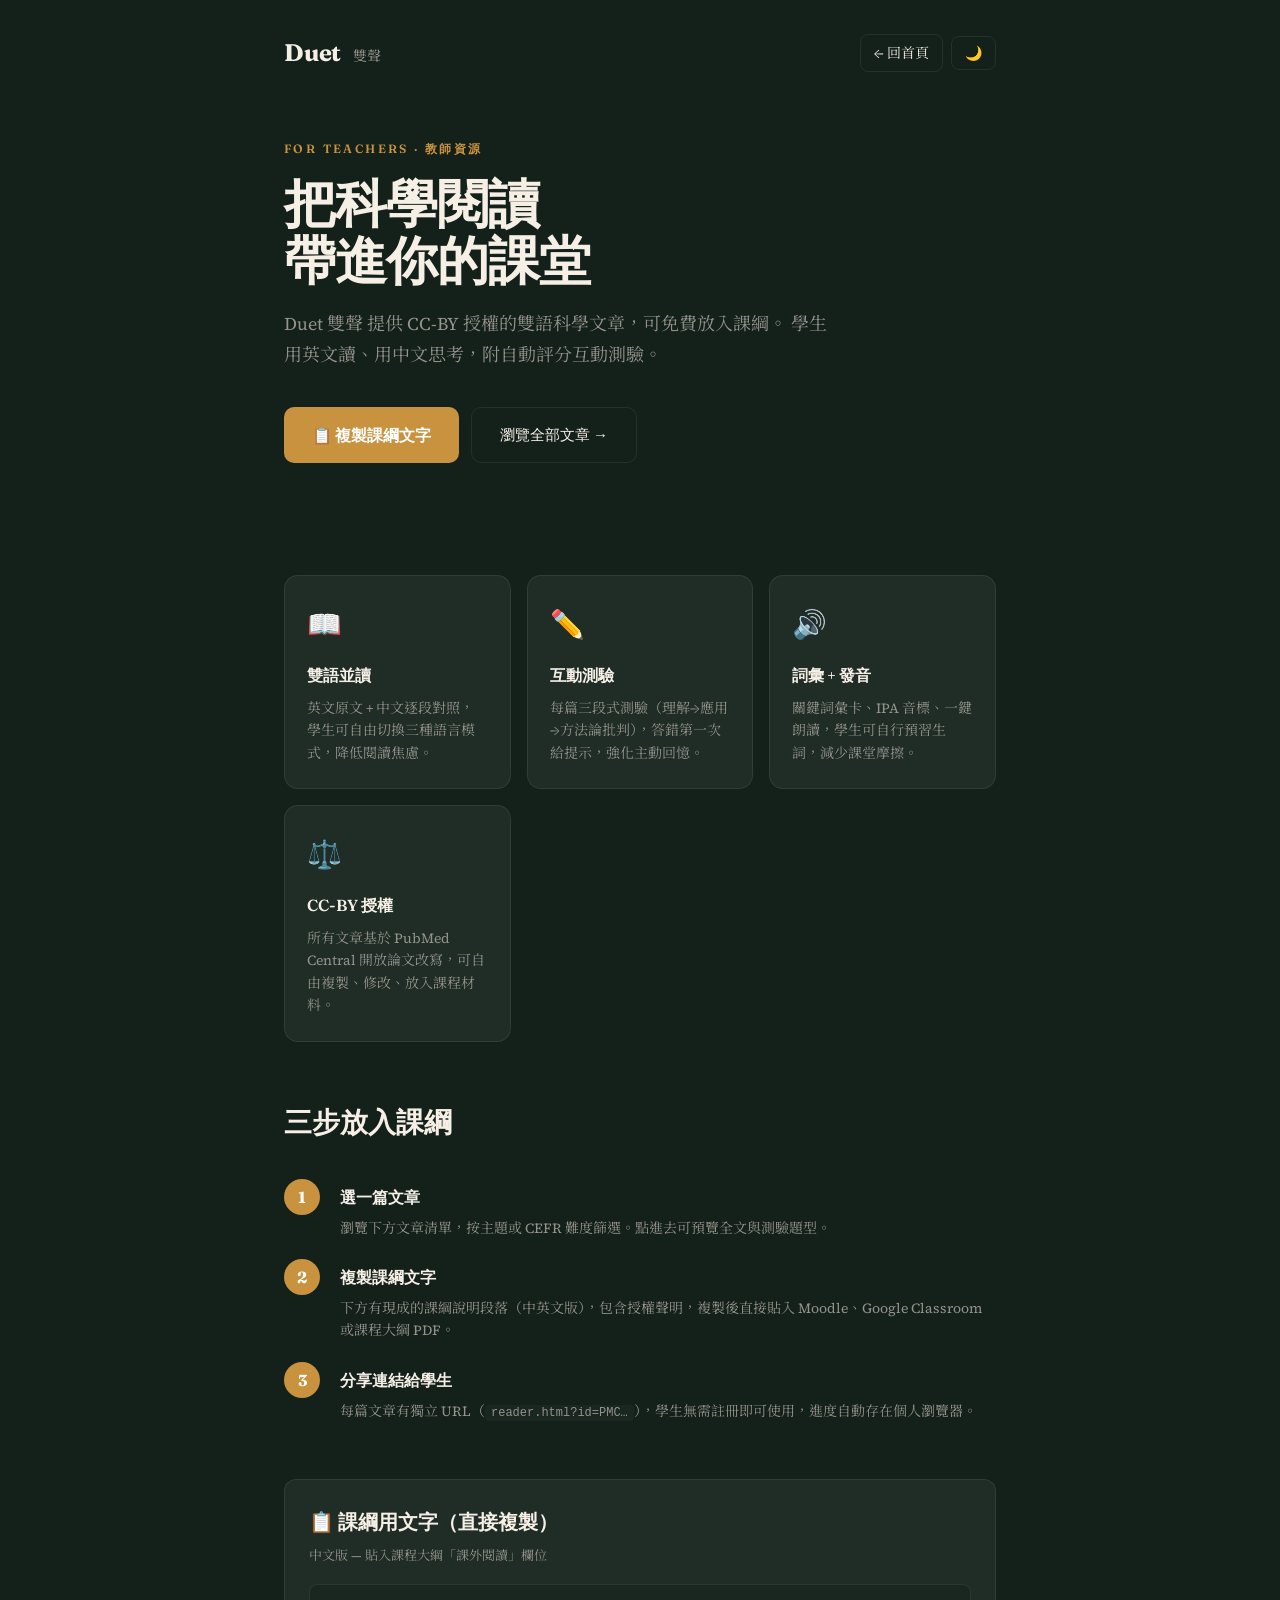
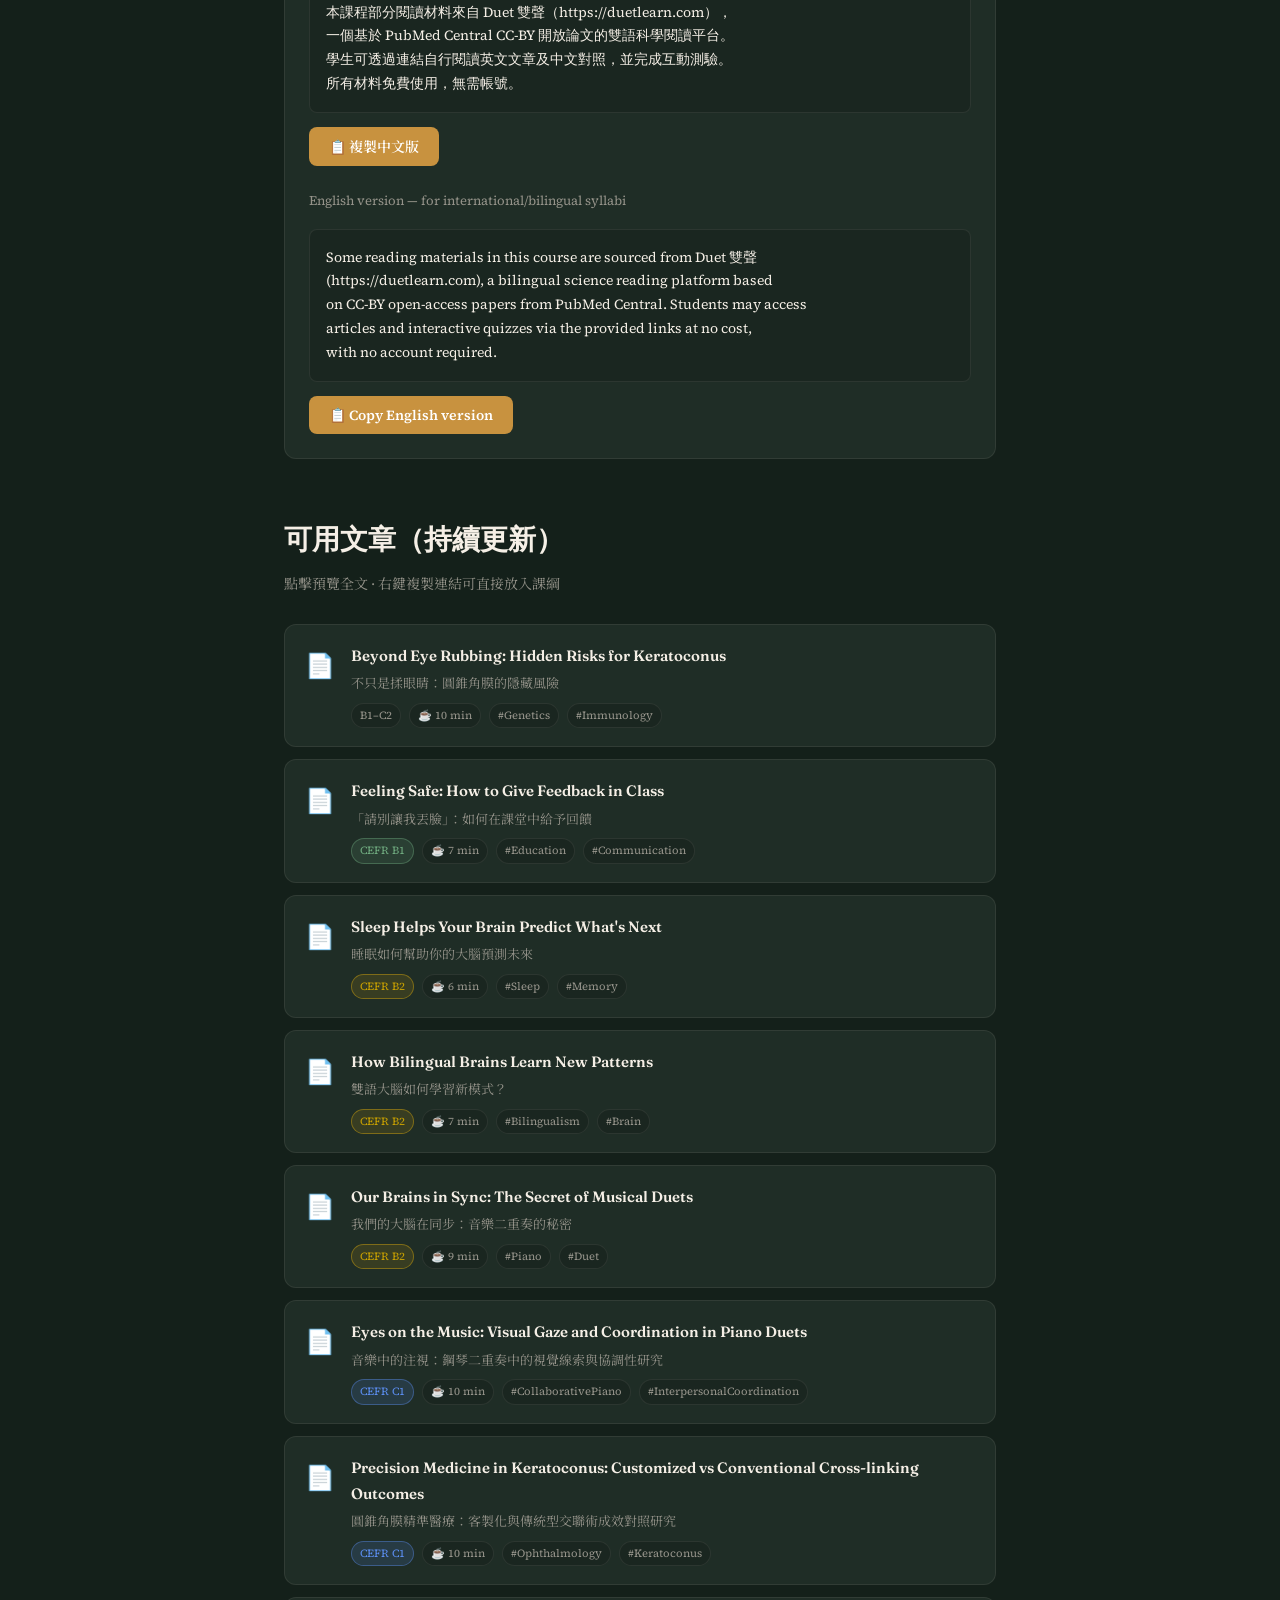
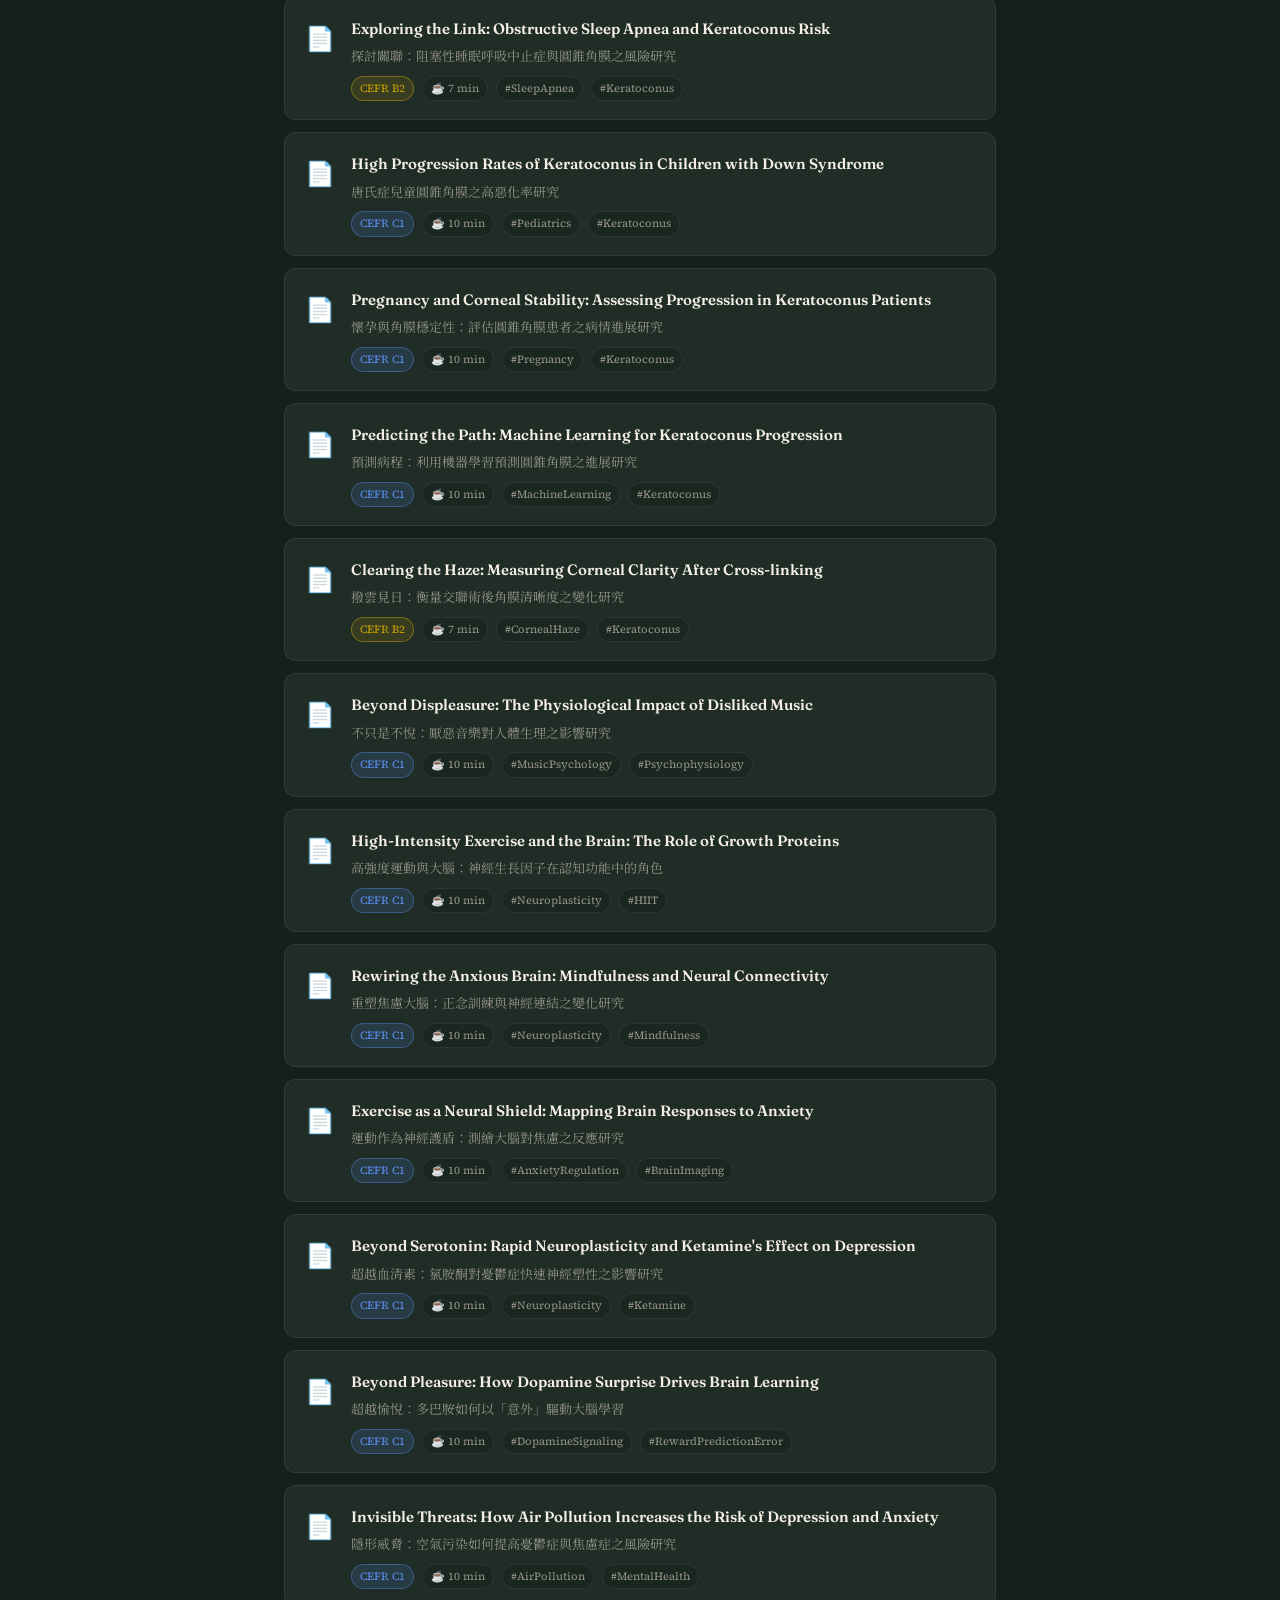
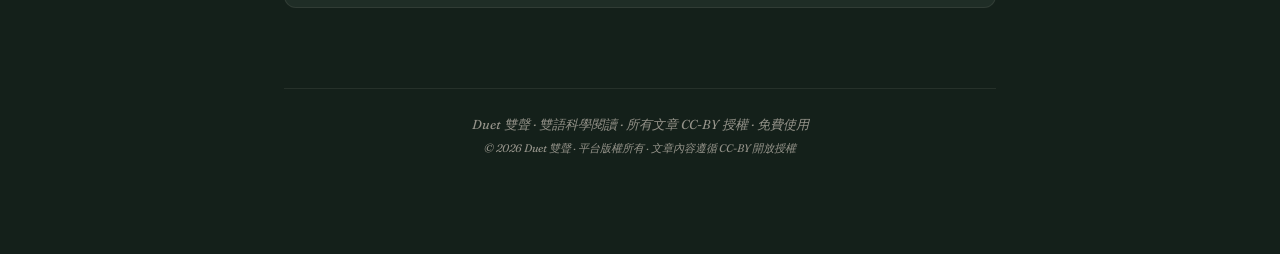
<file: web/for-teachers.html>
<!DOCTYPE html>
<html lang="zh-TW" data-theme="dark">
<head>
<meta charset="UTF-8">
<meta name="viewport" content="width=device-width,initial-scale=1.0">
<title>教師資源 · For Teachers · Duet 雙聲</title>
<meta name="description" content="免費雙語科學閱讀材料，CC-BY 授權，可直接放入課綱。適合學術英語、研究方法、通識科學課程。">
<link rel="icon" href="data:image/svg+xml,%3Csvg xmlns='http://www.w3.org/2000/svg' viewBox='0 0 64 64'%3E%3Crect width='64' height='64' rx='12' fill='%2314201A'/%3E%3Ctext x='32' y='44' text-anchor='middle' font-family='Georgia,serif' font-size='36' font-weight='700' fill='%23C8923F'%3ED%3C/text%3E%3C/svg%3E">
<link rel="preconnect" href="https://fonts.googleapis.com">
<link rel="preconnect" href="https://fonts.gstatic.com" crossorigin>
<link href="https://fonts.googleapis.com/css2?family=Fraunces:opsz,wght@9..144,300;9..144,600;9..144,700&family=Source+Serif+4:opsz,wght@8..60,400;8..60,600&family=Noto+Serif+TC:wght@400;600&display=swap" rel="stylesheet">
<link rel="stylesheet" href="css/theme.css">
<script src="js/common.js" defer></script>
<style>
  :root {
    --bg:#14201A; --bg-card:#1F2D26; --bg-soft:#1A2620;
    --ink:#F5EFE6; --ink-muted:#95938A;
    --accent:#C8923F; --accent-soft:rgba(200,146,63,0.12);
    --border:rgba(245,239,230,0.08); --success:#6FAA7F;
  }
  [data-theme="light"] {
    --bg:#F5EFE6; --bg-card:#FFFFFF; --bg-soft:#EFE8DD;
    --ink:#1F4438; --ink-muted:#6B6354;
    --accent:#B8763A; --accent-soft:rgba(184,118,58,0.1);
    --border:rgba(31,68,56,0.12);
  }
  * { box-sizing:border-box; }
  html, body { margin:0; padding:0; overflow-x:hidden; }
  body {
    background:var(--bg); color:var(--ink);
    font-family:'Source Serif 4','Noto Serif TC',Georgia,serif;
    font-size:17px; line-height:1.75;
    -webkit-font-smoothing:antialiased;
    transition:background 0.2s,color 0.2s;
  }
  .container { max-width:760px; margin:0 auto; padding:32px 24px 96px; }

  header {
    display:flex; justify-content:space-between; align-items:center;
    padding-bottom:48px;
  }
  .brand { font-family:'Fraunces',serif; font-size:24px; font-weight:700; letter-spacing:-0.01em; }
  .brand-sub { color:var(--ink-muted); font-size:14px; margin-left:8px; font-family:'Noto Serif TC',serif; }
  .hdr-controls { display:flex; gap:8px; align-items:center; }
  .hdr-controls a, .hdr-controls button {
    background:none; border:1px solid var(--border); color:var(--ink);
    border-radius:8px; padding:6px 13px; cursor:pointer; font-size:14px;
    font-family:inherit; text-decoration:none; transition:all 0.15s;
  }
  .hdr-controls a:hover, .hdr-controls button:hover { border-color:var(--accent); color:var(--accent); }

  /* Hero */
  .hero { padding:16px 0 56px; }
  .hero-label {
    font-family:'Fraunces',serif; font-size:12px; color:var(--accent);
    letter-spacing:0.2em; text-transform:uppercase; font-weight:600; margin-bottom:16px;
  }
  .hero h1 {
    font-family:'Fraunces',serif; font-size:clamp(34px,6vw,52px); font-weight:700;
    line-height:1.1; letter-spacing:-0.02em; margin:0 0 20px;
  }
  .hero-sub {
    font-size:18px; color:var(--ink-muted); max-width:560px; line-height:1.7; margin-bottom:36px;
  }
  .cta-row { display:flex; gap:12px; flex-wrap:wrap; }
  .btn-primary {
    background:var(--accent); color:#fff; border:none; border-radius:10px;
    padding:14px 28px; font-family:'Fraunces',serif; font-size:16px; font-weight:700;
    cursor:pointer; text-decoration:none; display:inline-block; transition:all 0.15s;
  }
  .btn-primary:hover { transform:translateY(-2px); box-shadow:0 6px 20px rgba(200,146,63,0.4); }
  .btn-secondary {
    background:none; color:var(--ink); border:1px solid var(--border);
    border-radius:10px; padding:14px 28px; font-family:'Fraunces',serif; font-size:15px;
    cursor:pointer; text-decoration:none; display:inline-block; transition:all 0.15s;
  }
  .btn-secondary:hover { border-color:var(--accent); color:var(--accent); }

  /* Value props */
  .props { display:grid; grid-template-columns:repeat(auto-fit,minmax(210px,1fr)); gap:16px; margin:56px 0; }
  .prop-card {
    background:var(--bg-card); border:1px solid var(--border); border-radius:14px;
    padding:24px 22px;
  }
  .prop-icon { font-size:28px; margin-bottom:12px; }
  .prop-title { font-family:'Fraunces',serif; font-size:16px; font-weight:600; margin:0 0 8px; }
  .prop-desc { font-size:14px; color:var(--ink-muted); line-height:1.6; margin:0; }

  /* How to use */
  .how { margin:56px 0; }
  .how h2 { font-family:'Fraunces',serif; font-size:28px; font-weight:700; margin:0 0 32px; }
  .steps { display:flex; flex-direction:column; gap:20px; }
  .step { display:flex; gap:20px; align-items:flex-start; }
  .step-num {
    flex-shrink:0; width:36px; height:36px; border-radius:50%;
    background:var(--accent); color:#fff;
    font-family:'Fraunces',serif; font-size:16px; font-weight:700;
    display:flex; align-items:center; justify-content:center;
  }
  .step-body { padding-top:4px; }
  .step-title { font-family:'Fraunces',serif; font-size:16px; font-weight:600; margin:0 0 6px; }
  .step-desc { font-size:14px; color:var(--ink-muted); margin:0; line-height:1.6; }

  /* Copy block */
  .copy-block {
    background:var(--bg-card); border:1px solid var(--border); border-radius:12px;
    padding:24px; margin:56px 0;
  }
  .copy-block h2 { font-family:'Fraunces',serif; font-size:20px; font-weight:600; margin:0 0 6px; }
  .copy-block .copy-sub { font-size:13px; color:var(--ink-muted); margin:0 0 16px; }
  .copy-text {
    background:var(--bg-soft); border:1px solid var(--border); border-radius:8px;
    padding:16px; font-size:14px; line-height:1.7; color:var(--ink);
    font-family:'Source Serif 4',serif; white-space:pre-wrap; margin:0 0 14px;
  }
  .copy-btn {
    background:var(--accent); color:#fff; border:none; border-radius:8px;
    padding:9px 20px; font-family:inherit; font-size:14px; font-weight:600;
    cursor:pointer; transition:all 0.15s;
  }
  .copy-btn:hover { opacity:0.88; }

  /* Article list */
  .articles-section { margin:56px 0; }
  .articles-section h2 { font-family:'Fraunces',serif; font-size:28px; font-weight:700; margin:0 0 8px; }
  .articles-sub { color:var(--ink-muted); font-size:14px; margin:0 0 28px; }
  #article-list { display:flex; flex-direction:column; gap:12px; }
  .al-card {
    background:var(--bg-card); border:1px solid var(--border); border-radius:12px;
    padding:18px 20px; display:flex; gap:16px; align-items:flex-start;
    text-decoration:none; color:inherit; transition:all 0.15s;
  }
  .al-card:hover { border-color:var(--accent); transform:translateY(-2px); }
  .al-emoji { font-size:24px; flex-shrink:0; margin-top:2px; }
  .al-body { min-width:0; }
  .al-title { font-family:'Fraunces',serif; font-size:15px; font-weight:600; margin:0 0 3px; }
  .al-zh { font-family:'Noto Serif TC',serif; font-size:13px; color:var(--ink-muted); margin:0 0 8px; }
  .al-meta { display:flex; gap:8px; flex-wrap:wrap; }
  .al-tag {
    font-size:11px; color:var(--ink-muted); background:var(--bg-soft);
    border:1px solid var(--border); border-radius:999px; padding:2px 8px;
  }
  .diff-B1 { background:rgba(111,170,127,0.15); border-color:rgba(111,170,127,0.4); color:#6FAA7F; }
  .diff-B2 { background:rgba(234,179,8,0.12); border-color:rgba(234,179,8,0.4); color:#C8A000; }
  .diff-C1 { background:rgba(91,141,239,0.15); border-color:rgba(91,141,239,0.4); color:#5B8DEF; }
  .diff-C2 { background:rgba(200,146,63,0.15); border-color:rgba(200,146,63,0.4); color:#C8923F; }

  footer { margin-top:80px; padding-top:24px; border-top:1px solid var(--border); color:var(--ink-muted); font-size:13px; text-align:center; font-family:'Fraunces',serif; font-style:italic; }
</style>
</head>
<body>
<div class="container">
  <header>
    <div>
      <a href="index.html" style="text-decoration:none;color:inherit;">
        <span class="brand">Duet</span>
        <span class="brand-sub">雙聲</span>
      </a>
    </div>
    <div class="hdr-controls">
      <a href="index.html">← 回首頁</a>
      <button id="theme-toggle" title="切換主題">🌙</button>
    </div>
  </header>

  <main>
    <div class="hero">
      <div class="hero-label">For Teachers · 教師資源</div>
      <h1>把科學閱讀<br>帶進你的課堂</h1>
      <p class="hero-sub">
        Duet 雙聲 提供 CC-BY 授權的雙語科學文章，可免費放入課綱。
        學生用英文讀、用中文思考，附自動評分互動測驗。
      </p>
      <div class="cta-row">
        <a href="#copy-syllabus" class="btn-primary">📋 複製課綱文字</a>
        <a href="index.html" class="btn-secondary">瀏覽全部文章 →</a>
      </div>
    </div>

    <!-- Value props -->
    <section aria-label="平台特色" class="props">
      <div class="prop-card">
        <div class="prop-icon">📖</div>
        <p class="prop-title">雙語並讀</p>
        <p class="prop-desc">英文原文 + 中文逐段對照，學生可自由切換三種語言模式，降低閱讀焦慮。</p>
      </div>
      <div class="prop-card">
        <div class="prop-icon">✏️</div>
        <p class="prop-title">互動測驗</p>
        <p class="prop-desc">每篇三段式測驗（理解→應用→方法論批判），答錯第一次給提示，強化主動回憶。</p>
      </div>
      <div class="prop-card">
        <div class="prop-icon">🔊</div>
        <p class="prop-title">詞彙 + 發音</p>
        <p class="prop-desc">關鍵詞彙卡、IPA 音標、一鍵朗讀，學生可自行預習生詞，減少課堂摩擦。</p>
      </div>
      <div class="prop-card">
        <div class="prop-icon">⚖️</div>
        <p class="prop-title">CC-BY 授權</p>
        <p class="prop-desc">所有文章基於 PubMed Central 開放論文改寫，可自由複製、修改、放入課程材料。</p>
      </div>
    </section>

    <!-- How to use -->
    <section class="how" aria-labelledby="how-heading">
      <h2 id="how-heading">三步放入課綱</h2>
      <div class="steps">
        <div class="step">
          <div class="step-num" aria-hidden="true">1</div>
          <div class="step-body">
            <p class="step-title">選一篇文章</p>
            <p class="step-desc">瀏覽下方文章清單，按主題或 CEFR 難度篩選。點進去可預覽全文與測驗題型。</p>
          </div>
        </div>
        <div class="step">
          <div class="step-num" aria-hidden="true">2</div>
          <div class="step-body">
            <p class="step-title">複製課綱文字</p>
            <p class="step-desc">下方有現成的課綱說明段落（中英文版），包含授權聲明，複製後直接貼入 Moodle、Google Classroom 或課程大綱 PDF。</p>
          </div>
        </div>
        <div class="step">
          <div class="step-num" aria-hidden="true">3</div>
          <div class="step-body">
            <p class="step-title">分享連結給學生</p>
            <p class="step-desc">每篇文章有獨立 URL（<code style="font-size:12px;background:var(--bg-soft);padding:1px 6px;border-radius:4px;">reader.html?id=PMC…</code>），學生無需註冊即可使用，進度自動存在個人瀏覽器。</p>
          </div>
        </div>
      </div>
    </section>

    <!-- Copy syllabus block -->
    <section class="copy-block" id="copy-syllabus" aria-labelledby="copy-heading">
      <h2 id="copy-heading">📋 課綱用文字（直接複製）</h2>
      <p class="copy-sub">中文版 — 貼入課程大綱「課外閱讀」欄位</p>
      <pre class="copy-text" id="syllabus-zh">本課程部分閱讀材料來自 Duet 雙聲（https://duetlearn.com），
一個基於 PubMed Central CC-BY 開放論文的雙語科學閱讀平台。
學生可透過連結自行閱讀英文文章及中文對照，並完成互動測驗。
所有材料免費使用，無需帳號。</pre>
      <button class="copy-btn" id="copy-zh-btn">📋 複製中文版</button>

      <p class="copy-sub" style="margin-top:24px;">English version — for international/bilingual syllabi</p>
      <pre class="copy-text" id="syllabus-en">Some reading materials in this course are sourced from Duet 雙聲
(https://duetlearn.com), a bilingual science reading platform based
on CC-BY open-access papers from PubMed Central. Students may access
articles and interactive quizzes via the provided links at no cost,
with no account required.</pre>
      <button class="copy-btn" id="copy-en-btn">📋 Copy English version</button>
    </section>

    <!-- Article list -->
    <section class="articles-section" aria-labelledby="articles-heading">
      <h2 id="articles-heading">可用文章（持續更新）</h2>
      <p class="articles-sub">點擊預覽全文 · 右鍵複製連結可直接放入課綱</p>
      <div id="article-list" aria-live="polite">
        <p style="color:var(--ink-muted);font-size:14px;">載入中…</p>
      </div>
    </section>
  </main>

  <footer>Duet 雙聲 · 雙語科學閱讀 · 所有文章 CC-BY 授權 · 免費使用<br><span style="font-size:11px;">© 2026 Duet 雙聲 · 平台版權所有 · 文章內容遵循 CC-BY 開放授權</span></footer>
</div>

<script>
document.addEventListener('DOMContentLoaded', () => {
  Duet.bindThemeToggle('theme-toggle');

  // Copy syllabus buttons
  function makeCopyBtn(btnId, textId) {
    document.getElementById(btnId).addEventListener('click', e => {
      const text = document.getElementById(textId).textContent;
      navigator.clipboard.writeText(text.trim()).then(() => {
        e.target.textContent = '✓ 已複製！';
        setTimeout(() => {
          e.target.textContent = btnId === 'copy-zh-btn' ? '📋 複製中文版' : '📋 Copy English version';
        }, 2000);
      });
    });
  }
  makeCopyBtn('copy-zh-btn', 'syllabus-zh');
  makeCopyBtn('copy-en-btn', 'syllabus-en');

  // Load articles
  const DIFF_COLORS = { B1:'diff-B1', B2:'diff-B2', C1:'diff-C1', C2:'diff-C2' };
  fetch('data/manifest.json')
    .then(r => r.json())
    .then(articles => {
      const list = document.getElementById('article-list');
      if (!articles.length) { list.textContent = '尚無文章'; return; }
      list.innerHTML = articles.map(a => {
        const diff = a.multilevel ? 'B1–C2' : `CEFR ${a.difficulty}`;
        const diffClass = a.multilevel ? '' : DIFF_COLORS[a.difficulty] || '';
        return `<a class="al-card" href="reader.html?id=${a.id}">
          <span class="al-emoji" aria-hidden="true">${a.emoji || '📄'}</span>
          <div class="al-body">
            <p class="al-title">${a.title_en}</p>
            <p class="al-zh">${a.title_zh}</p>
            <div class="al-meta">
              <span class="al-tag ${diffClass}">${diff}</span>
              <span class="al-tag">☕ ${a.estimated_minutes} min</span>
              ${(a.tags || []).slice(0,2).map(t => `<span class="al-tag">#${t}</span>`).join('')}
            </div>
          </div>
        </a>`;
      }).join('');
    })
    .catch(() => {
      document.getElementById('article-list').textContent = '載入失敗，請稍後再試。';
    });
});
</script>
</body>
</html>
</file>
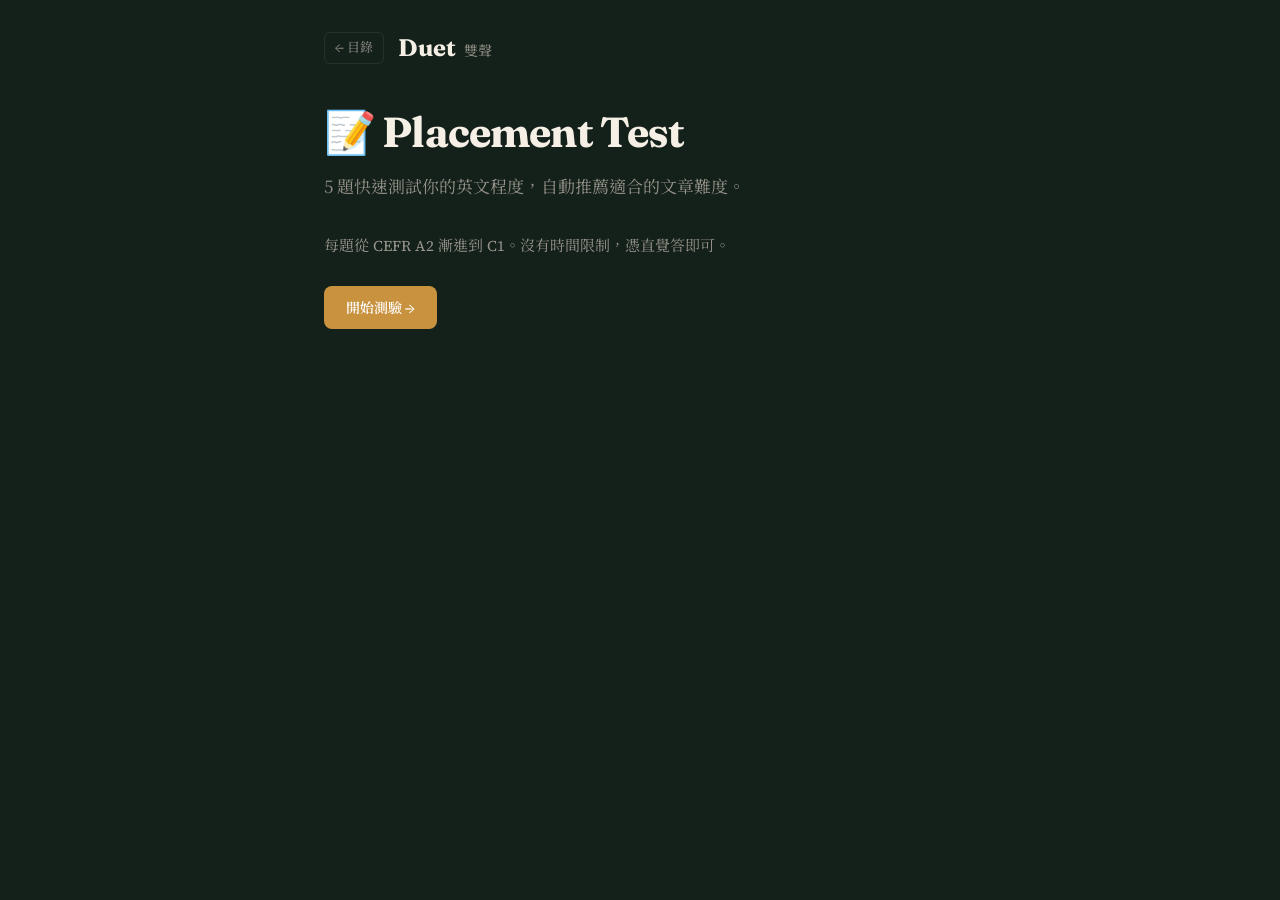
<file: web/placement.html>
<!DOCTYPE html>
<html lang="zh-TW" data-theme="dark">
<head>
<meta charset="UTF-8">
<meta name="viewport" content="width=device-width,initial-scale=1.0">
<title>程度測驗 · Placement Test · Duet 雙聲</title>
<link rel="icon" href="data:image/svg+xml,%3Csvg xmlns='http://www.w3.org/2000/svg' viewBox='0 0 64 64'%3E%3Crect width='64' height='64' rx='12' fill='%2314201A'/%3E%3Ctext x='32' y='44' text-anchor='middle' font-family='Georgia,serif' font-size='36' font-weight='700' fill='%23C8923F'%3ED%3C/text%3E%3C/svg%3E">
<link rel="preconnect" href="https://fonts.googleapis.com">
<link rel="preconnect" href="https://fonts.gstatic.com" crossorigin>
<link href="https://fonts.googleapis.com/css2?family=Fraunces:opsz,wght@9..144,400;9..144,600;9..144,700&family=Source+Serif+4:opsz,wght@8..60,400;8..60,600&family=Noto+Serif+TC:wght@400;600&display=swap" rel="stylesheet">
<style>
  :root { --bg:#14201A; --bg-card:#1F2D26; --bg-soft:#1A2620; --ink:#F5EFE6; --ink-muted:#95938A;
    --accent:#C8923F; --accent-soft:rgba(200,146,63,0.12); --border:rgba(245,239,230,0.08);
    --success:#6FAA7F; --error:#C5503D; }
  [data-theme="light"] { --bg:#F5EFE6; --bg-card:#FFFFFF; --bg-soft:#EFE8DD; --ink:#1F4438;
    --ink-muted:#6B6354; --accent:#B8763A; --accent-soft:rgba(184,118,58,0.1); --border:rgba(31,68,56,0.12); }
  * { box-sizing:border-box; }
  html, body { margin:0; padding:0; }
  body { background:var(--bg); color:var(--ink); font-family:'Source Serif 4','Noto Serif TC',Georgia,serif;
    font-size:17px; line-height:1.7; -webkit-font-smoothing:antialiased; }
  .container { max-width:680px; margin:0 auto; padding:28px 24px 96px; }
  header { display:flex; justify-content:space-between; align-items:center; padding-bottom:40px; }
  .nav-left { display:flex; align-items:center; gap:14px; }
  .back-btn { color:var(--ink-muted); text-decoration:none; font-size:13px; border:1px solid var(--border); border-radius:6px; padding:4px 10px; }
  .back-btn:hover { color:var(--ink); border-color:var(--accent); }
  .brand { font-family:'Fraunces',serif; font-size:24px; font-weight:700; }
  .brand-sub { color:var(--ink-muted); font-size:14px; margin-left:8px; font-family:'Noto Serif TC',serif; }

  h1 { font-family:'Fraunces',serif; font-size:42px; line-height:1.1; font-weight:700; margin:0 0 10px; letter-spacing:-0.02em; }
  .subtitle { font-family:'Noto Serif TC',serif; color:var(--ink-muted); font-size:17px; margin-bottom:32px; }

  .progress-line { height:4px; background:var(--border); border-radius:2px; margin-bottom:32px; overflow:hidden; }
  .progress-line .fill { height:100%; background:var(--accent); transition:width 0.4s ease; width:0%; }

  .question-card { background:var(--bg-card); border:1px solid var(--border); border-radius:14px; padding:28px; margin-bottom:18px; }
  .q-num { font-family:'Fraunces',serif; font-size:13px; color:var(--accent); letter-spacing:0.12em; text-transform:uppercase; margin-bottom:8px; }
  .q-text { font-size:18px; line-height:1.55; margin-bottom:8px; font-family:'Source Serif 4',serif; }
  .q-text-zh { font-size:14px; color:var(--ink-muted); margin-bottom:18px; font-family:'Noto Serif TC',serif; }
  .opt { display:block; padding:12px 16px; margin-bottom:8px; border:1px solid var(--border); border-radius:8px;
    cursor:pointer; transition:all 0.15s; font-size:15px; line-height:1.45; }
  .opt:hover { border-color:var(--accent); background:var(--accent-soft); }
  .opt.selected { border-color:var(--accent); background:var(--accent-soft); box-shadow:inset 3px 0 0 var(--accent); }
  .opt input { display:none; }

  .actions { display:flex; gap:10px; margin-top:24px; }
  .btn { padding:11px 22px; border-radius:8px; font-family:inherit; font-size:14px; font-weight:600; cursor:pointer; border:none; }
  .btn-primary { background:var(--accent); color:#fff; }
  .btn-primary:disabled { opacity:0.4; cursor:not-allowed; }
  .btn-ghost { background:transparent; color:var(--ink-muted); border:1px solid var(--border); }

  /* Result page */
  .result-card { background:var(--bg-card); border:1px solid var(--accent); border-radius:14px; padding:36px 32px; text-align:center;
    animation: pop-in 0.5s cubic-bezier(0.34,1.56,0.64,1); }
  @keyframes pop-in { from { opacity:0; transform:scale(0.95); } to { opacity:1; transform:none; } }
  .result-emoji { font-size:56px; margin-bottom:8px; }
  .result-level { font-family:'Fraunces',serif; font-size:42px; font-weight:700; color:var(--accent); margin:8px 0; letter-spacing:-0.02em; }
  .result-label { font-family:'Noto Serif TC',serif; font-size:18px; color:var(--ink); margin-bottom:8px; }
  .result-score { color:var(--ink-muted); font-size:14px; margin-bottom:24px; }
  .result-desc { background:var(--bg-soft); border-radius:8px; padding:16px 18px; text-align:left; margin-bottom:24px; font-size:14px; line-height:1.7; }
  .result-actions { display:flex; gap:10px; justify-content:center; flex-wrap:wrap; }
  .result-actions a { padding:11px 22px; background:var(--accent); color:#fff; text-decoration:none; border-radius:8px; font-size:14px; font-weight:600; transition:transform 0.15s; }
  .result-actions a:hover { transform:translateY(-2px); }
  .result-actions a.secondary { background:transparent; border:1px solid var(--border); color:var(--ink-muted); }
</style>
</head>
<body>
<div class="container">

  <header>
    <div class="nav-left">
      <a href="index.html" class="back-btn">← 目錄</a>
      <div><span class="brand">Duet</span><span class="brand-sub">雙聲</span></div>
    </div>
  </header>

  <div id="intro">
    <h1>📝 Placement Test</h1>
    <p class="subtitle">5 題快速測試你的英文程度，自動推薦適合的文章難度。</p>
    <p style="color:var(--ink-muted); font-size:15px;">每題從 CEFR A2 漸進到 C1。沒有時間限制，憑直覺答即可。</p>
    <div style="margin-top:28px;">
      <button class="btn btn-primary" onclick="startTest()">開始測驗 →</button>
    </div>
  </div>

  <div id="test" style="display:none;">
    <div class="progress-line"><div class="fill" id="prog-fill"></div></div>
    <div id="question"></div>
    <div class="actions">
      <button class="btn btn-ghost" id="prev-btn" onclick="prev()" style="display:none;">← 上一題</button>
      <button class="btn btn-primary" id="next-btn" onclick="next()" disabled>下一題 →</button>
    </div>
  </div>

  <div id="result" style="display:none;"></div>

</div>

<script>
const QUESTIONS = [
  {
    level: 'A2',
    q: 'Which sentence is grammatically correct?',
    q_zh: '哪一句文法正確？',
    options: [
      'She go to school every day.',
      'She goes to school every day.',
      'She going to school every day.',
      'She gone to school every day.',
    ],
    answer: 1
  },
  {
    level: 'B1',
    q: 'What does "consequently" mean in this sentence?\n"It rained heavily; consequently, the match was cancelled."',
    q_zh: '在這句裡，"consequently" 是什麼意思？',
    options: [
      'Before this happened',
      'As a result of this',
      'On the other hand',
      'For example',
    ],
    answer: 1
  },
  {
    level: 'B1',
    q: 'After three years of research, scientists were unable to confirm their original hypothesis.\n\nWhat does "unable to confirm" mean here?',
    q_zh: '"unable to confirm" 在這裡是什麼意思？',
    options: [
      'Could not prove',
      'Successfully proved',
      'Refused to share',
      'Started to believe',
    ],
    answer: 0
  },
  {
    level: 'B2',
    q: 'Choose the best word: "Despite the heavy rain, the match _____ as planned."',
    q_zh: '選最適合的字：',
    options: [
      'proceeded',
      'abandoned',
      'hesitated',
      'postponed',
    ],
    answer: 0
  },
  {
    level: 'C1',
    q: '"While the correlation was statistically significant, the authors caution against inferring causation from these results."\n\nWhat is the authors\' main message?',
    q_zh: '作者主要想表達什麼？',
    options: [
      'The relationship is definitely causal.',
      'The data proves nothing.',
      'A strong link exists, but cause-and-effect is not yet proven.',
      'The study should be repeated immediately.',
    ],
    answer: 2
  }
];

let answers = new Array(QUESTIONS.length).fill(null);
let cur = 0;

function startTest() {
  document.getElementById('intro').style.display = 'none';
  document.getElementById('test').style.display = 'block';
  render();
}

function render() {
  const q = QUESTIONS[cur];
  const fill = ((cur + 1) / QUESTIONS.length * 100) + '%';
  document.getElementById('prog-fill').style.width = fill;
  document.getElementById('question').innerHTML = `
    <div class="question-card">
      <div class="q-num">Question ${cur+1} / ${QUESTIONS.length} · CEFR ${q.level}</div>
      <div class="q-text">${escape(q.q).replace(/\n/g, '<br>')}</div>
      <div class="q-text-zh">${escape(q.q_zh)}</div>
      ${q.options.map((opt, i) =>
        `<label class="opt ${answers[cur] === i ? 'selected' : ''}" data-idx="${i}">
           <input type="radio" name="q${cur}" value="${i}" ${answers[cur] === i ? 'checked' : ''}> ${escape(opt)}
         </label>`
      ).join('')}
    </div>`;
  document.querySelectorAll('.opt').forEach(o => o.addEventListener('click', () => {
    answers[cur] = +o.dataset.idx;
    document.querySelectorAll('.opt').forEach(x => x.classList.toggle('selected', x === o));
    document.getElementById('next-btn').disabled = false;
  }));
  document.getElementById('prev-btn').style.display = cur > 0 ? 'inline-block' : 'none';
  document.getElementById('next-btn').textContent = cur === QUESTIONS.length - 1 ? '看結果 ✓' : '下一題 →';
  document.getElementById('next-btn').disabled = answers[cur] === null;
}

function next() {
  if (cur < QUESTIONS.length - 1) { cur++; render(); }
  else showResult();
}
function prev() { if (cur > 0) { cur--; render(); } }

function showResult() {
  const correct = answers.filter((a, i) => a === QUESTIONS[i].answer).length;
  let level, label, emoji, desc, recommend;
  if (correct <= 1) {
    level = 'B1'; emoji = '🌱'; label = 'B1 · 入門';
    desc = '建議從 B1 級的文章開始，句子較短、詞彙較常見。讀完幾篇後可以挑戰 B2。';
    recommend = '#diff=B1';
  } else if (correct <= 3) {
    level = 'B2'; emoji = '🌳'; label = 'B2 · 中級';
    desc = '你能應付一般學術英文。推薦 B2 級的文章——大部分 Duet 內容都是這個級距。遇到生詞用 hover 看定義即可。';
    recommend = '#diff=B2';
  } else {
    level = 'C1+'; emoji = '🦅'; label = 'C1 · 進階以上';
    desc = '英文功力扎實。推薦你閱讀「🌀 多級」標籤的文章，可切換到 C1 或 C2 模式體驗更接近原文的版本。';
    recommend = '';
  }
  document.getElementById('test').style.display = 'none';
  document.getElementById('result').style.display = 'block';
  document.getElementById('result').innerHTML = `
    <div class="result-card">
      <div class="result-emoji">${emoji}</div>
      <div class="result-label">推薦難度</div>
      <div class="result-level">${level}</div>
      <div class="result-label">${label}</div>
      <div class="result-score">答對 ${correct} / ${QUESTIONS.length} 題</div>
      <div class="result-desc">${desc}</div>
      <div class="result-actions">
        <a href="index.html${recommend}" onclick="sessionStorage.setItem('from-placement', '1')">看推薦文章 →</a>
        <a href="javascript:location.reload()" class="secondary">重測一次</a>
      </div>
    </div>`;
}

function escape(s) { return String(s).replace(/[&<>"]/g, c => ({'&':'&amp;','<':'&lt;','>':'&gt;','"':'&quot;'}[c])); }

// Persist theme
const savedTheme = localStorage.getItem('duet-theme') || 'dark';
document.documentElement.dataset.theme = savedTheme;
</script>
</body>
</html>
</file>
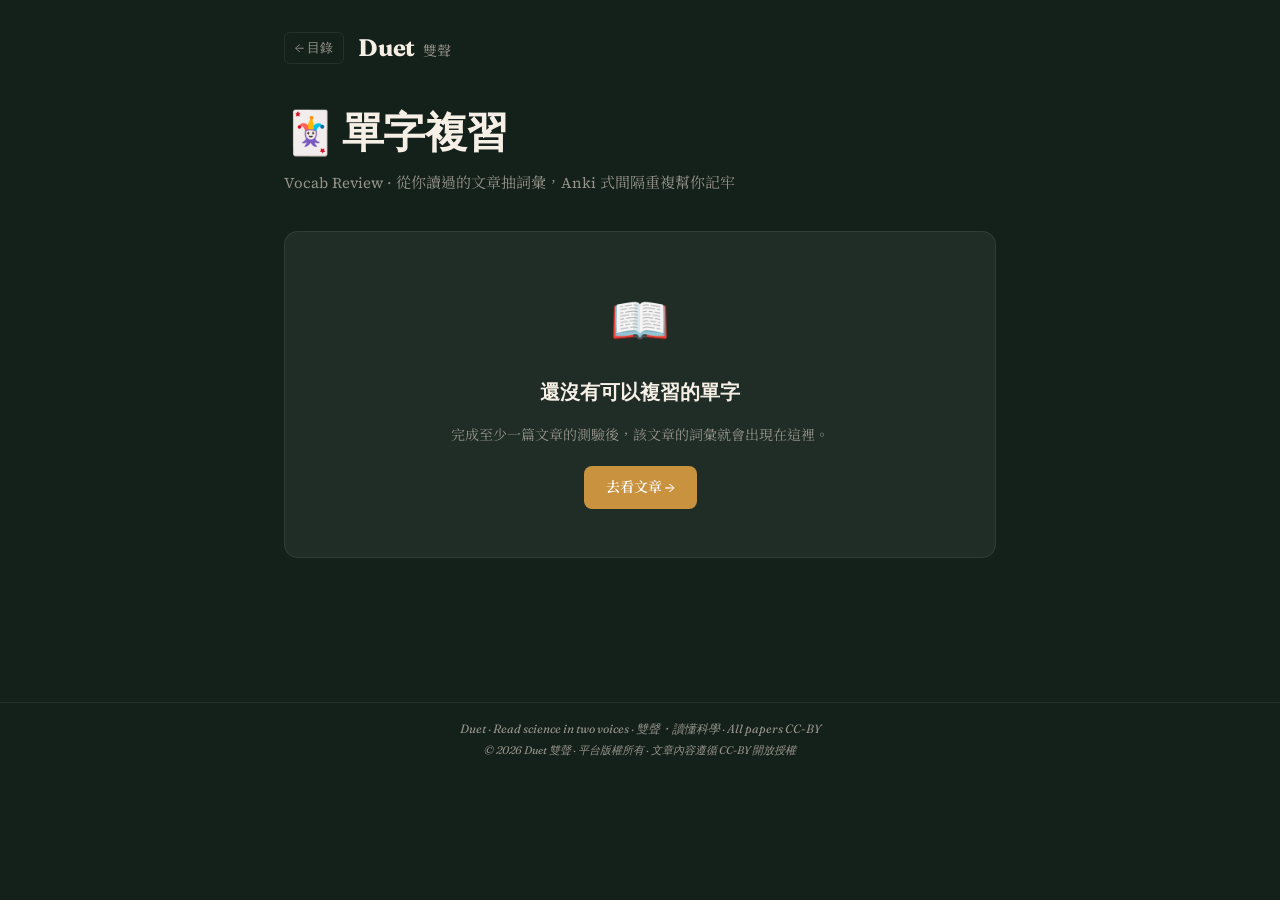
<file: web/vocab.html>
<!DOCTYPE html>
<html lang="zh-TW" data-theme="dark">
<head>
<meta charset="UTF-8">
<meta name="viewport" content="width=device-width,initial-scale=1.0">
<title>單字複習 · Vocab Review · Duet 雙聲</title>
<meta name="description" content="Anki 風格單字卡複習。從你讀過的 Duet 科學文章中抽取重要詞彙，間隔重複幫你記得更牢。">
<link rel="canonical" href="https://duetlearn.com/vocab.html">
<link rel="icon" href="data:image/svg+xml,%3Csvg xmlns='http://www.w3.org/2000/svg' viewBox='0 0 64 64'%3E%3Crect width='64' height='64' rx='12' fill='%2314201A'/%3E%3Ctext x='32' y='44' text-anchor='middle' font-family='Georgia,serif' font-size='36' font-weight='700' fill='%23C8923F'%3ED%3C/text%3E%3C/svg%3E">
<link rel="preconnect" href="https://fonts.googleapis.com">
<link rel="preconnect" href="https://fonts.gstatic.com" crossorigin>
<link href="https://fonts.googleapis.com/css2?family=Fraunces:opsz,wght@9..144,400;9..144,600;9..144,700&family=Source+Serif+4:opsz,wght@8..60,400;8..60,600&family=Noto+Serif+TC:wght@400;600&display=swap" rel="stylesheet">
<link rel="stylesheet" href="css/theme.css">
<link rel="stylesheet" href="css/components.css">
<style>
  h1 { font-family:'Fraunces',serif; font-size:42px; line-height:1.1; font-weight:700; margin:0 0 8px; letter-spacing:-0.02em; }
  .sub { color:var(--ink-muted); font-size:15px; margin-bottom:36px; }

  .stats-row { display:flex; gap:14px; margin-bottom:28px; flex-wrap:wrap; }
  .sr-pill { background:var(--bg-card); border:1px solid var(--border); border-radius:999px; padding:8px 16px; font-size:13px; color:var(--ink-muted); }
  .sr-pill strong { color:var(--accent); font-family:'Fraunces',serif; }

  /* Card stack */
  .deck { perspective:1200px; margin: 12px auto 24px; max-width:520px; }
  .card3d {
    position:relative; width:100%; aspect-ratio: 5/3;
    transition: transform 0.55s cubic-bezier(0.4,0,0.2,1);
    transform-style: preserve-3d; cursor:pointer;
  }
  .card3d.flipped { transform: rotateY(180deg); }
  /* Marcus: prefers-reduced-motion — disable 3D flip for vestibular users */
  @media (prefers-reduced-motion: reduce) {
    .card3d { transition: none; }
    .card3d.flipped { transform: none; }
    .card3d.flipped .front { display: none; }
    .card3d:not(.flipped) .back { display: none; }
  }
  .face {
    position:absolute; inset:0;
    background:var(--bg-card); border:1px solid var(--border); border-radius:18px;
    padding:32px; display:flex; flex-direction:column; justify-content:center; text-align:center;
    backface-visibility:hidden; -webkit-backface-visibility:hidden;
    box-shadow:0 12px 40px rgba(0,0,0,0.25);
  }
  .face.back { transform: rotateY(180deg); }
  .term-big { font-family:'Fraunces',serif; font-size:36px; font-weight:700; color:var(--ink); margin-bottom:8px; line-height:1.15; letter-spacing:-0.01em; }
  .term-pos { font-size:13px; color:var(--accent); font-style:italic; margin-bottom:6px; font-family:'Source Serif 4',serif; }
  .term-ipa { font-size:14px; color:var(--ink-muted); margin-bottom:10px; }
  .face .speak-card { background:none; border:1px solid var(--border); color:var(--ink-muted); border-radius:999px; padding:6px 14px; cursor:pointer; font-size:13px; margin: 12px auto 0; transition:all 0.15s; }
  .face .speak-card:hover { border-color:var(--accent); color:var(--accent); }
  .face .speak-card.speaking { border-color:var(--accent); color:var(--accent); animation: pulse 1s ease-in-out infinite; }
  .term-trans { font-family:'Noto Serif TC',serif; font-size:24px; color:var(--accent); font-weight:600; margin-bottom:14px; }
  .term-def-en { font-size:15px; color:var(--ink); margin-bottom:8px; line-height:1.55; }
  .term-def-zh { font-size:13px; color:var(--ink-muted); font-family:'Noto Serif TC',serif; }
  .face .from-article { position:absolute; bottom:14px; left:0; right:0; font-size:11px; color:var(--ink-muted); letter-spacing:0.05em; }
  .face .from-article a { color:var(--accent); text-decoration:none; }

  .flip-hint { text-align:center; color:var(--ink-muted); font-size:12px; letter-spacing:0.1em; margin-bottom:18px; }

  .actions {
    display:grid; grid-template-columns:1fr 1fr; gap:12px; max-width:520px; margin:0 auto 24px;
  }
  .actions button {
    padding:14px; border-radius:10px; font-family:inherit; font-size:14px; font-weight:600;
    cursor:pointer; border:1px solid var(--border); transition:all 0.15s;
  }
  .actions .review-btn { background:var(--bg-card); color:var(--ink); }
  .actions .review-btn:hover { border-color:var(--error); color:var(--error); }
  .actions .know-btn { background:var(--accent); color:#fff; border-color:var(--accent); }
  .actions .know-btn:hover { transform:translateY(-2px); box-shadow:0 6px 16px rgba(200,146,63,0.3); }
  .actions button:disabled { opacity:0.4; cursor:not-allowed; }

  .keyboard-hint { text-align:center; color:var(--ink-muted); font-size:12px; margin-bottom:32px; }
  .kbd { display:inline-block; background:var(--bg-soft); border:1px solid var(--border); border-radius:4px; padding:1px 7px; font-family:'Source Serif 4',monospace; font-size:11px; margin:0 3px; }

  .empty {
    text-align:center; padding:48px 24px; background:var(--bg-card); border:1px solid var(--border); border-radius:14px;
  }
  .empty .e-emoji { font-size:48px; margin-bottom:14px; }
  .empty h3 { font-family:'Fraunces',serif; margin:0 0 8px; }
  .empty p { color:var(--ink-muted); font-size:14px; margin-bottom:18px; }
  .empty a { display:inline-block; background:var(--accent); color:#fff; padding:10px 22px; border-radius:8px; text-decoration:none; font-size:14px; font-weight:600; }

  .complete-card {
    background:linear-gradient(135deg, var(--bg-card), var(--accent-soft));
    border:1px solid var(--accent); border-radius:14px; padding:36px;
    text-align:center; max-width:520px; margin:32px auto;
  }
  .complete-card .ce { font-size:56px; margin-bottom:8px; }
  .complete-card h3 { font-family:'Fraunces',serif; font-size:22px; margin:8px 0 6px; }
  .complete-card p { color:var(--ink-muted); margin-bottom:20px; }
</style>
</head>
<body>
<div class="container">

  <header class="site-header">
    <div class="nav-left">
      <a href="index.html" class="back-btn">← 目錄</a>
      <div><span class="brand">Duet</span><span class="brand-sub">雙聲</span></div>
    </div>
  </header>

  <h1>🃏 單字複習</h1>
  <p class="sub">Vocab Review · 從你讀過的文章抽詞彙，Anki 式間隔重複幫你記牢</p>

  <div id="content"></div>

</div>

<script src="js/common.js" defer></script>
<script defer>
document.addEventListener('DOMContentLoaded', async () => {
  const STAT_KEY = 'duet-vocab';

  function getVocabState() {
    try { return JSON.parse(localStorage.getItem(STAT_KEY) || '{}'); }
    catch { return {}; }
  }
  function saveVocabState(s) { localStorage.setItem(STAT_KEY, JSON.stringify(s)); }

  async function loadDeck() {
    const manifest = await fetch('data/manifest.json').then(r => r.json());
    const read = new Set(JSON.parse(localStorage.getItem('duet-read') || '[]'));
    // Pull glossary from articles user has finished
    const articles = await Promise.all(
      manifest.filter(a => read.has(a.id))
        .map(a => fetch(`data/articles/${a.id}.json`).then(r => r.json()).then(d => ({ ...d, _meta: a })))
    );
    const allTerms = [];
    articles.forEach(a => (a.glossary || []).forEach(g => {
      allTerms.push({ ...g, articleId: a._meta.id, articleTitle: a._meta.title_zh });
    }));
    // Add personal vocab from dictionary lookups
    try {
      const personal = JSON.parse(localStorage.getItem('duet-personal-vocab') || '[]');
      personal.forEach(p => allTerms.push(p));
    } catch {}
    return allTerms;
  }

  function pickDueCards(allTerms) {
    const state = getVocabState();
    const now = Date.now();
    return allTerms.map(t => {
      const key = `${t.articleId}__${t.term}`;
      const s = state[key] || { easy: 0, lastSeen: 0, nextDue: 0 };
      const due = s.nextDue <= now;
      return { ...t, _state: s, _key: key, _due: due };
    }).filter(t => t._due)
      .sort((a, b) => a._state.lastSeen - b._state.lastSeen);
  }

  function render() {
    Promise.all([loadDeck()]).then(([allTerms]) => {
      const root = document.getElementById('content');
      if (!allTerms.length) {
        root.innerHTML = `
          <div class="empty">
            <div class="e-emoji">📖</div>
            <h3>還沒有可以複習的單字</h3>
            <p>完成至少一篇文章的測驗後，該文章的詞彙就會出現在這裡。</p>
            <a href="index.html">去看文章 →</a>
          </div>`;
        return;
      }
      const due = pickDueCards(allTerms);
      if (!due.length) {
        const next = Math.min(...allTerms.map(t => (getVocabState()[`${t.articleId}__${t.term}`]?.nextDue || 0)));
        const hours = Math.ceil(Math.max(0, next - Date.now()) / 3600000);
        root.innerHTML = `
          <div class="complete-card">
            <div class="ce">🎉</div>
            <h3>今天的複習都做完了！</h3>
            <p>下次複習：${hours <= 1 ? '稍候' : `約 ${hours} 小時後`}</p>
            <p style="font-size:13px;">總詞彙：<strong>${allTerms.length}</strong> · 已掌握：<strong>${allTerms.filter(t => (getVocabState()[`${t.articleId}__${t.term}`]?.easy||0) >= 2).length}</strong></p>
            <a href="index.html" style="display:inline-block; margin-top:10px; background:var(--accent); color:#fff; padding:10px 22px; border-radius:8px; text-decoration:none; font-weight:600; font-size:14px;">回目錄</a>
          </div>`;
        return;
      }
      window._allTerms = allTerms;
      root.innerHTML = `
        <div class="stats-row">
          <div class="sr-pill">本回 <strong>${due.length}</strong> 張待複習</div>
          <div class="sr-pill">總詞彙 <strong>${allTerms.length}</strong></div>
          <div class="sr-pill">已熟練 <strong>${allTerms.filter(t => (getVocabState()[`${t.articleId}__${t.term}`]?.easy||0) >= 2).length}</strong></div>
          <button class="sr-pill" onclick="exportAnki()" style="background:none;cursor:pointer;border-color:var(--accent);color:var(--accent);">⬇ 匯出 Anki</button>
        </div>
        <div class="deck">
          <div class="card3d" id="card3d">
            <div class="face front" id="face-front"></div>
            <div class="face back" id="face-back"></div>
          </div>
        </div>
        <div class="flip-hint">點卡片翻面 · 看完答案再選下方</div>
        <div class="actions">
          <button class="review-btn" onclick="rate(0)">🔁 再看（明天再出）</button>
          <button class="know-btn"   onclick="rate(1)">✓ 懂了（7 天後再出）</button>
        </div>
        <div class="keyboard-hint">快捷鍵：<span class="kbd">Space</span> 翻面 · <span class="kbd">1</span> 再看 · <span class="kbd">2</span> 懂了 · <span class="kbd">→</span> 下一張</div>`;
      window._dueQueue = due;
      window._curIdx = 0;
      showCard();
    });
  }

  window.showCard = function() {
    const t = window._dueQueue[window._curIdx];
    if (!t) return render();
    document.getElementById('card3d').classList.remove('flipped');
    document.getElementById('face-front').innerHTML = `
      <div class="term-big">${Duet.escape(t.term)}</div>
      ${t.pos ? `<div class="term-pos">${Duet.escape(t.pos)}</div>` : ''}
      ${t.ipa ? `<div class="term-ipa">${Duet.escape(t.ipa)}</div>` : ''}
      <button class="speak-card" onclick="event.stopPropagation(); Duet.speak('${t.term.replace(/'/g, "\\'")}', null, this)">🔊 發音</button>
      <div class="from-article">From: <a href="reader.html?id=${t.articleId}" onclick="event.stopPropagation()">${Duet.escape(t.articleTitle)}</a></div>`;
    document.getElementById('face-back').innerHTML = `
      ${t.translation ? `<div class="term-trans">${Duet.escape(t.translation)}</div>` : ''}
      <div class="term-def-en">${Duet.escape(t.definition_en)}</div>
      <div class="term-def-zh">${Duet.escape(t.definition_zh)}</div>`;
  };

  window.rate = function(easy) {
    const t = window._dueQueue[window._curIdx];
    const state = getVocabState();
    const s = state[t._key] || { easy: 0, lastSeen: 0, nextDue: 0 };
    s.lastSeen = Date.now();
    if (easy) {
      s.easy = (s.easy || 0) + 1;
      const intervalDays = s.easy === 1 ? 7 : s.easy === 2 ? 21 : 60;
      s.nextDue = Date.now() + intervalDays * 86400000;
    } else {
      s.easy = Math.max(0, (s.easy || 0) - 1);
      s.nextDue = Date.now() + 86400000; // 1 day
    }
    state[t._key] = s;
    saveVocabState(state);
    // Stat tracking
    const ds = Duet.getStats();
    ds.vocabReviews = (ds.vocabReviews || 0) + 1;
    Duet.saveStats(ds);
    if (ds.vocabReviews >= 10) Duet.addBadge('reviewer');
    Duet.awardXP(easy ? 3 : 1);
    window._curIdx++;
    if (window._curIdx >= window._dueQueue.length) render();
    else showCard();
  };

  // Click card to flip
  document.addEventListener('click', e => {
    if (e.target.closest('.card3d') && !e.target.closest('button') && !e.target.closest('a')) {
      document.getElementById('card3d').classList.toggle('flipped');
    }
  });

  // Keyboard shortcuts
  document.addEventListener('keydown', e => {
    if (e.target.tagName === 'INPUT') return;
    if (!window._dueQueue) return;
    if (e.code === 'Space') { e.preventDefault(); document.getElementById('card3d')?.classList.toggle('flipped'); }
    else if (e.key === '1') rate(0);
    else if (e.key === '2') rate(1);
    else if (e.key === 'ArrowRight') { e.preventDefault(); rate(1); }
    else if (e.key === 'ArrowLeft') { e.preventDefault(); rate(0); }
  });

  window.exportAnki = function() {
    const terms = window._allTerms || [];
    if (!terms.length) return;
    const lines = terms.map(t => `${t.term}\t${t.definition_en || ''}`).join('\n');
    const blob = new Blob([lines], { type: 'text/plain;charset=utf-8' });
    const a = document.createElement('a');
    a.href = URL.createObjectURL(blob);
    a.download = 'duet-vocab.txt';
    a.click();
    URL.revokeObjectURL(a.href);
  };

  Duet.bumpStreak();
  render();
});
</script>
<footer style="margin-top:48px;padding:16px 24px;border-top:1px solid rgba(245,239,230,0.08);color:#95938A;font-size:12px;text-align:center;font-style:italic;font-family:'Fraunces',Georgia,serif;">
  Duet · Read science in two voices · 雙聲・讀懂科學 · All papers CC-BY<br>
  <span style="font-size:11px;">© 2026 Duet 雙聲 · 平台版權所有 · 文章內容遵循 CC-BY 開放授權</span>
</footer>
</body>
</html>
</file>
<file: web/css/theme.css>
/* Duet — shared theme variables + base */
:root {
  --bg:#14201A; --bg-card:#1F2D26; --bg-soft:#1A2620;
  --ink:#F5EFE6; --ink-muted:#95938A;
  --accent:#C8923F; --accent-soft:rgba(200,146,63,0.12);
  --border:rgba(245,239,230,0.08);
  --success:#6FAA7F; --error:#C5503D;
}
[data-theme="light"] {
  --bg:#F5EFE6; --bg-card:#FFFFFF; --bg-soft:#EFE8DD;
  --ink:#1F4438; --ink-muted:#5C5447;
  --accent:#A65F1E; --accent-soft:rgba(166,95,30,0.12);
  --border:rgba(31,68,56,0.16);
}
* { box-sizing:border-box; }
html, body { margin:0; padding:0; }
body {
  background:var(--bg); color:var(--ink);
  font-family:'Source Serif 4','Noto Serif TC',Georgia,serif;
  font-size:17px; line-height:1.7;
  -webkit-font-smoothing:antialiased;
  transition: background 0.3s ease, color 0.3s ease;
}
::selection { background: var(--accent); color: #fff; }
.container { max-width:760px; margin:0 auto; padding:28px 24px 96px; }

/* Skip link for a11y */
.skip-link {
  position:absolute; top:-40px; left:8px; padding:8px 14px;
  background:var(--accent); color:#fff; border-radius:6px;
  text-decoration:none; z-index:10000; font-size:13px;
}
.skip-link:focus { top:8px; }

/* Shared header */
.brand { font-family:'Fraunces',serif; font-size:24px; font-weight:700; letter-spacing:-0.01em; }
.brand-sub { color:var(--ink-muted); font-size:14px; margin-left:8px; font-family:'Noto Serif TC',serif; }
.back-btn {
  color:var(--ink-muted); text-decoration:none; font-size:13px;
  border:1px solid var(--border); border-radius:6px; padding:4px 10px;
  font-family:'Source Serif 4',serif; white-space:nowrap; transition:all 0.15s;
}
.back-btn:hover { color:var(--ink); border-color:var(--accent); }

/* Reduced motion respect */
@media (prefers-reduced-motion: reduce) {
  *, *::before, *::after { animation-duration: 0.01ms !important; transition-duration: 0.01ms !important; }
}

/* Focus ring for keyboard navigation (WCAG AA) */
:focus-visible {
  outline: 2px solid var(--accent);
  outline-offset: 2px;
  border-radius: 4px;
}
button:focus, a:focus, input:focus { outline: none; }
button:focus-visible, a:focus-visible, input:focus-visible {
  outline: 2px solid var(--accent);
  outline-offset: 2px;
}
</file>
<file: web/css/components.css>
/* Duet — shared component styles (loaded after theme.css) */

/* ── Header (cross-page) ── */
header.site-header { display:flex; justify-content:space-between; align-items:center; padding-bottom:40px; gap:14px; }
.site-header .nav-left { display:flex; align-items:center; gap:14px; }
.hdr-controls { display:flex; gap:6px; align-items:center; }
.hdr-controls button, .hdr-controls a {
  background:none; border:1px solid var(--border); color:var(--ink);
  border-radius:8px; padding:5px 11px; cursor:pointer; font-size:14px;
  transition:all 0.15s; text-decoration:none; font-family:'Source Serif 4',serif;
}
.hdr-controls button:hover, .hdr-controls a:hover { border-color:var(--accent); color:var(--accent); }
#music-btn.playing { border-color:var(--accent); color:var(--accent); animation:pulse 2s ease-in-out infinite; }
#music-btn.needs-click { border-color:var(--accent); animation:pulse 1s ease-in-out 3; }
@keyframes pulse { 0%,100%{opacity:1} 50%{opacity:0.55} }

/* ── XP toast + badge unlock ── */
.xp-toast {
  position:fixed; bottom:80px; right:20px; z-index:9999;
  background:var(--accent); color:#fff; padding:10px 18px; border-radius:999px;
  font-family:'Fraunces',serif; font-weight:700; font-size:14px;
  box-shadow:0 6px 24px rgba(200,146,63,0.4);
  animation:xp-pop 1.8s ease-out forwards;
}
@keyframes xp-pop {
  0%   { opacity:0; transform:translateY(10px) scale(0.8); }
  15%  { opacity:1; transform:translateY(0) scale(1.1); }
  25%  { transform:translateY(0) scale(1); }
  85%  { opacity:1; transform:translateY(0); }
  100% { opacity:0; transform:translateY(-12px); }
}
.badge-unlock {
  position:fixed; top:80px; left:50%; transform:translateX(-50%); z-index:10000; pointer-events:none;
  animation:bu-in 2.4s cubic-bezier(0.34,1.56,0.64,1);
}
.bu-card {
  background:linear-gradient(135deg, var(--bg-card), var(--accent-soft));
  border:2px solid var(--accent); border-radius:14px;
  padding:16px 24px; text-align:center; min-width:220px;
  box-shadow:0 16px 48px rgba(200,146,63,0.4);
}
.bu-emoji { font-size:44px; margin-bottom:4px; animation:bu-spin 0.8s ease-out; }
.bu-label { font-family:'Fraunces',serif; font-size:11px; color:var(--accent); letter-spacing:0.15em; text-transform:uppercase; }
.bu-name  { font-family:'Fraunces',serif; font-size:18px; font-weight:700; color:var(--ink); margin-top:4px; }
@keyframes bu-in {
  0%   { opacity:0; transform:translateX(-50%) translateY(-20px) scale(0.7); }
  15%  { opacity:1; transform:translateX(-50%) translateY(0) scale(1.08); }
  25%  { transform:translateX(-50%) translateY(0) scale(1); }
  85%  { opacity:1; transform:translateX(-50%) translateY(0); }
  100% { opacity:0; transform:translateX(-50%) translateY(-12px); }
}
@keyframes bu-spin { from { transform:rotate(-180deg) scale(0.5); } to { transform:rotate(0) scale(1); } }

/* ── Footer ── */
footer.site-footer {
  padding-top:24px; border-top:1px solid var(--border); color:var(--ink-muted);
  font-size:12px; text-align:center; font-family:'Fraunces',serif; font-style:italic;
  margin-top:64px;
}
footer.site-footer .footer-nav { margin-bottom:8px; }
footer.site-footer .footer-nav a {
  color:var(--ink-muted); margin:0 10px; text-decoration:none;
}
footer.site-footer .footer-nav a:hover { color:var(--accent); }
</file>
